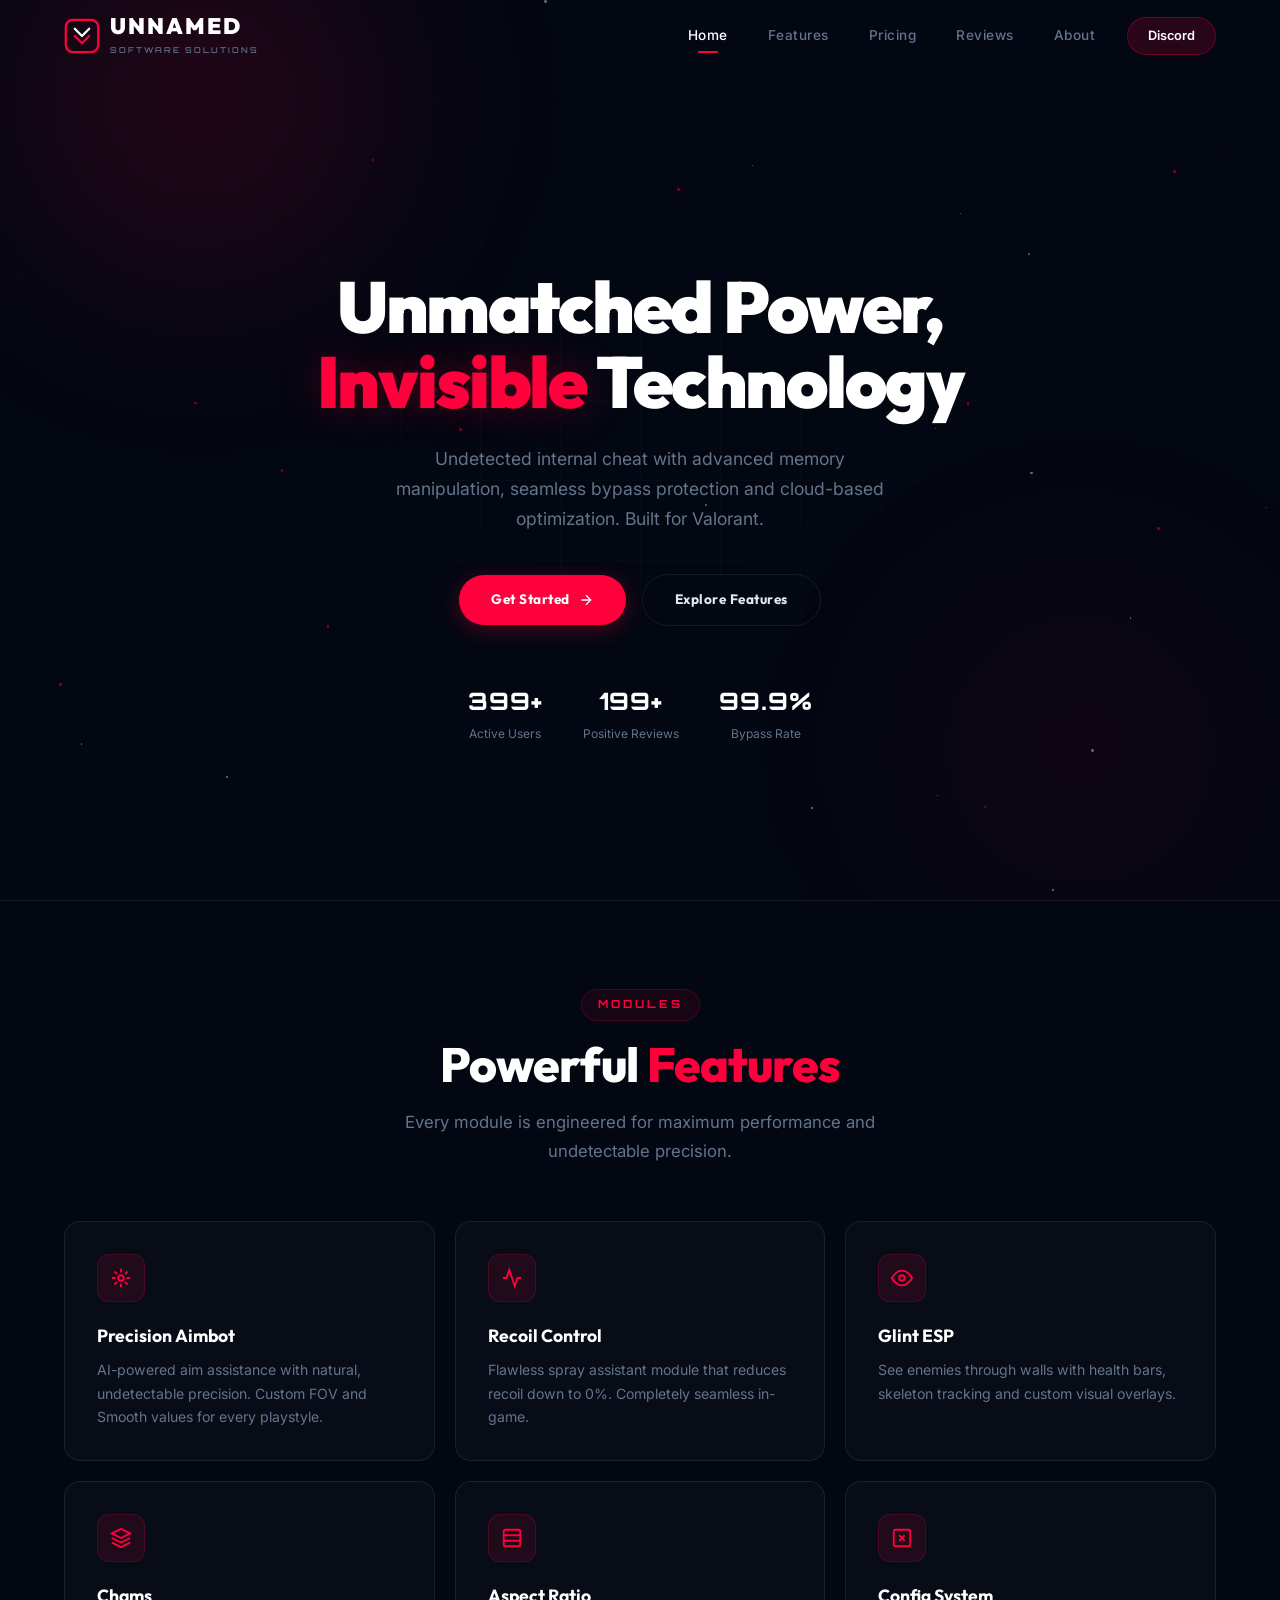
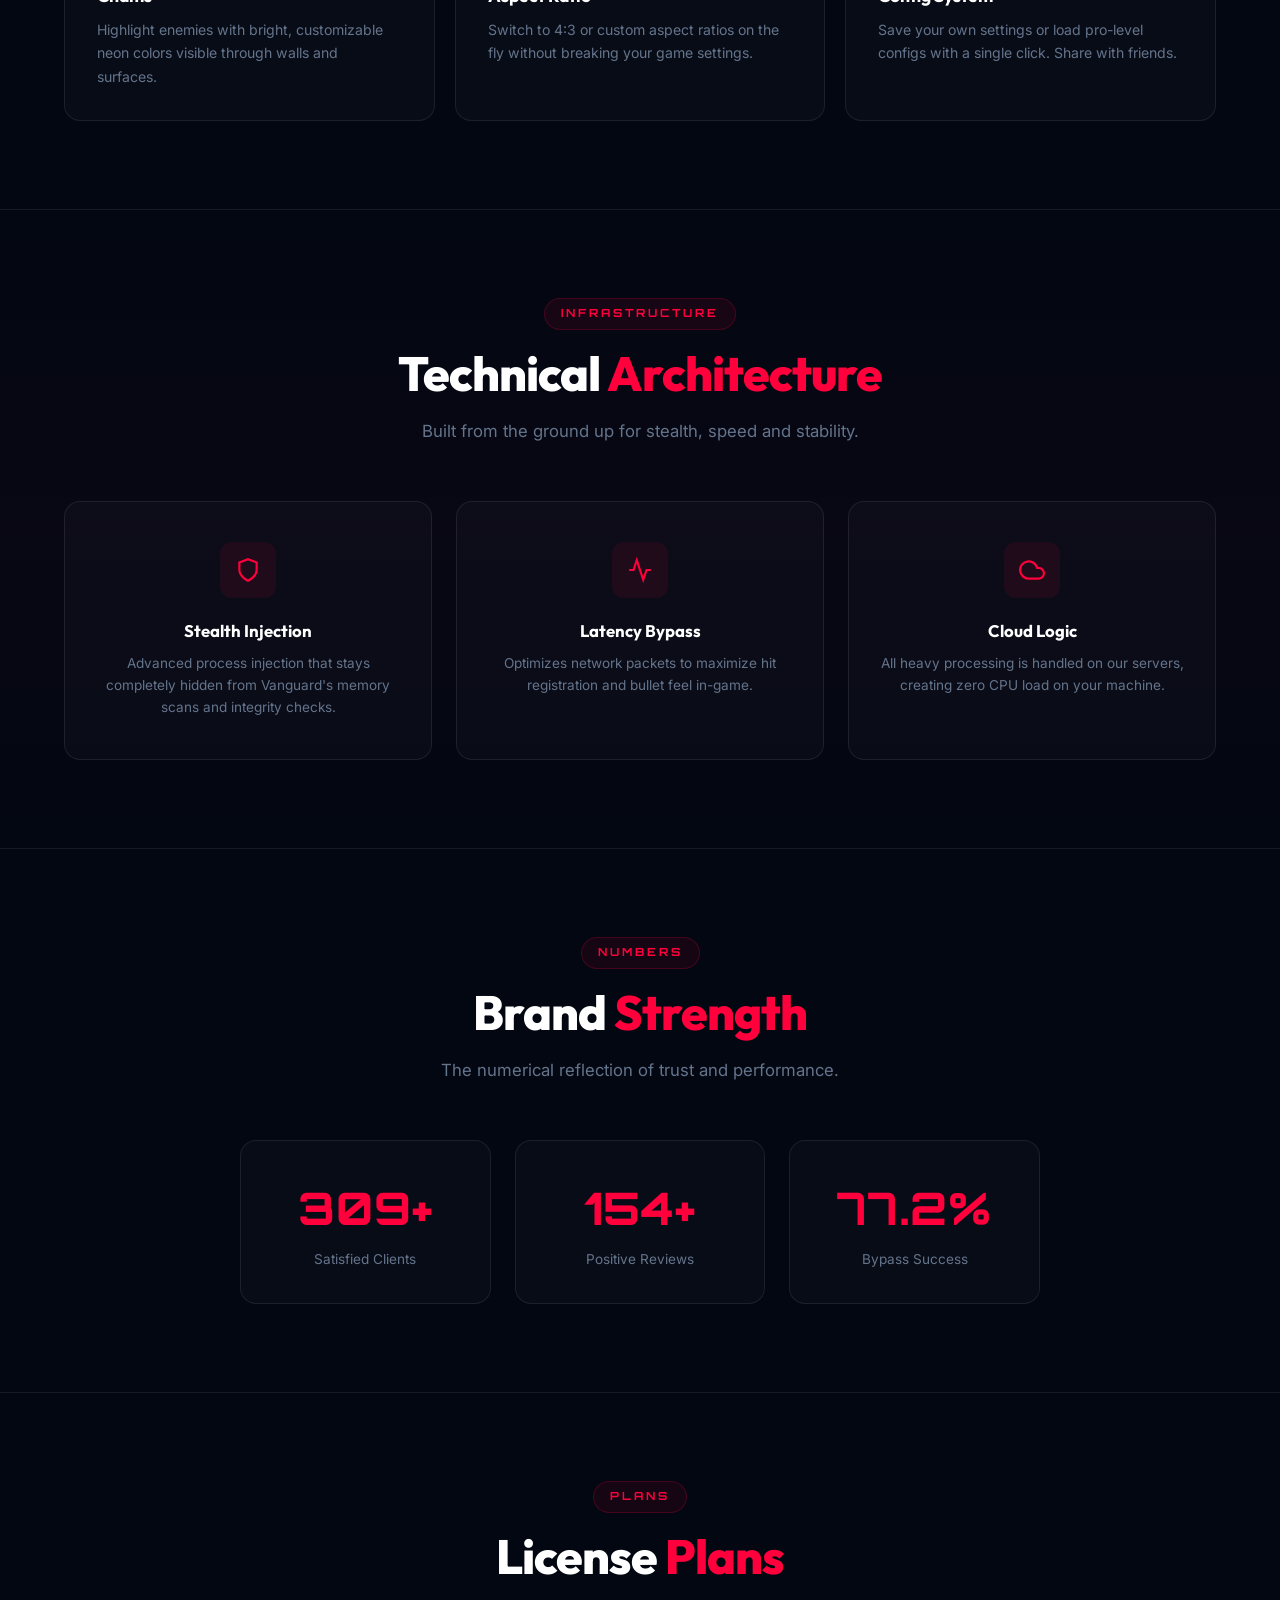
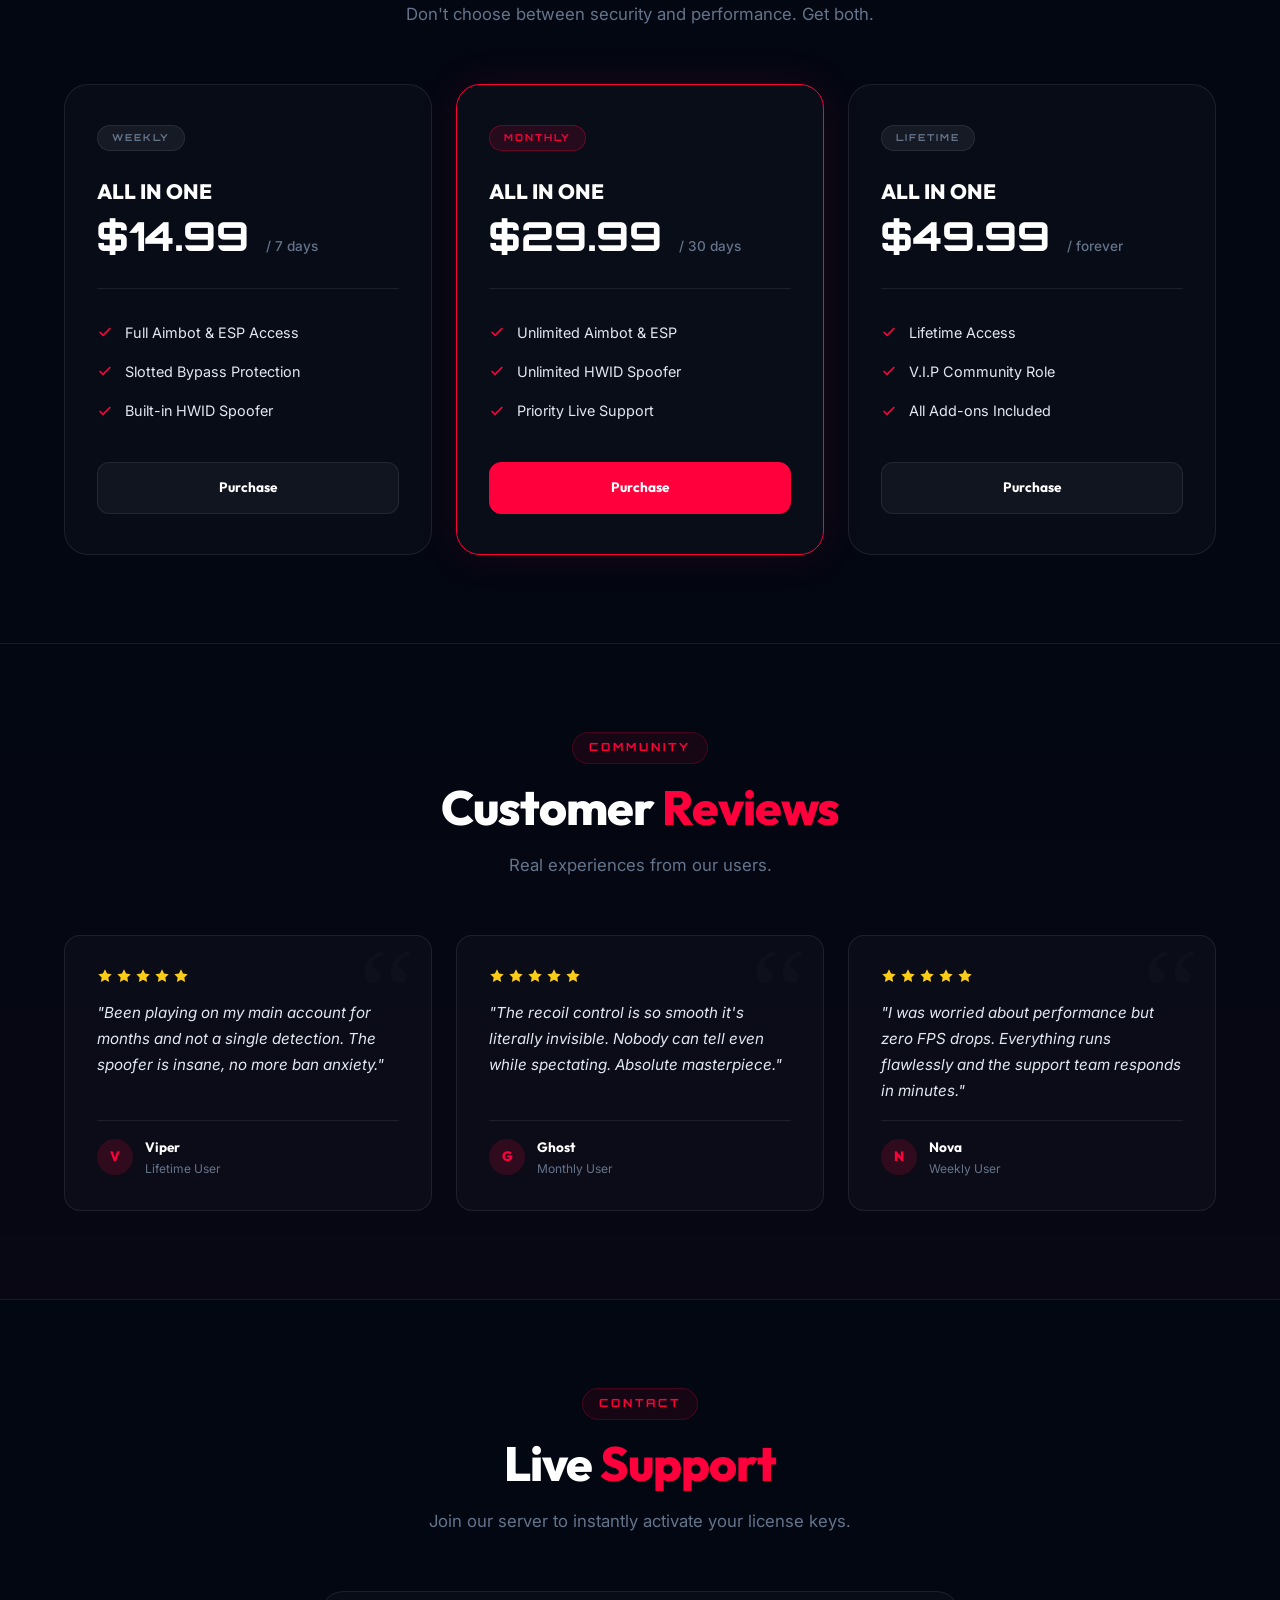
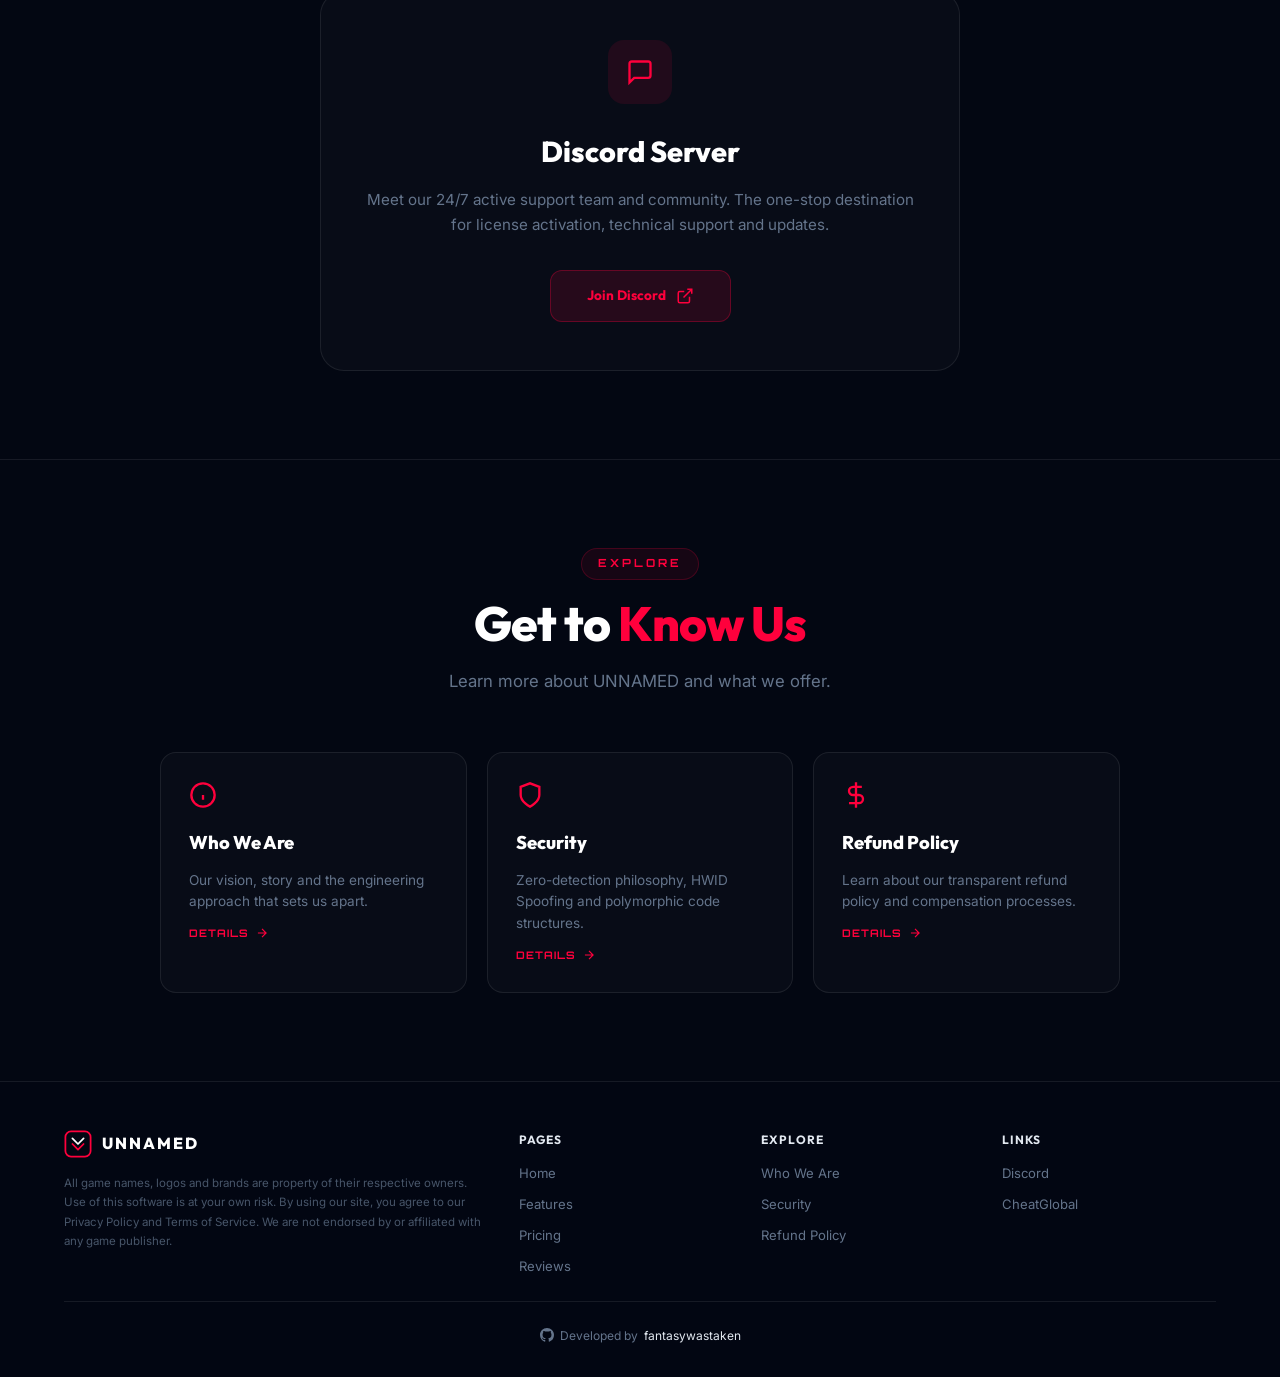
<file: index.html>
<!DOCTYPE html>
<html lang="en">
<head>
    <meta charset="UTF-8">
    <meta name="viewport" content="width=device-width, initial-scale=1.0">
    <meta name="description" content="UNNAMED - Premium software solutions. Undetected internal cheat for Valorant with high performance and seamless bypass technology.">
    <meta name="keywords" content="unnamed, premium software, internal cheat, bypass, security, valorant">
    <meta name="author" content="UNNAMED">
    <meta name="robots" content="index, follow">
    <meta name="theme-color" content="#030712">
    <meta property="og:title" content="UNNAMED | Premium Software Solutions">
    <meta property="og:description" content="Undetected internal cheat for Valorant. Unrivaled bypass technology.">
    <meta property="og:type" content="website">
    <meta property="og:url" content="https://unnamed.cc">
    <meta property="og:image" content="https://unnamed.cc/app/img/og-image.png">
    <link rel="canonical" href="https://unnamed.cc/">
    <link rel="icon" type="image/svg+xml" href="app/img/logo.svg">
    <title>UNNAMED | Premium Software Solutions</title>
    <link rel="preconnect" href="https://fonts.googleapis.com">
    <link rel="preconnect" href="https://fonts.gstatic.com" crossorigin>
    <link href="https://fonts.googleapis.com/css2?family=Orbitron:wght@500;700;800;900&family=Outfit:wght@400;500;600;700;800;900&family=Inter:wght@400;500;600;700&display=swap" rel="stylesheet">
    <link rel="stylesheet" href="app/css/style.css">
    <link rel="stylesheet" href="app/css/animations.css">
</head>
<body>

<header id="header">
    <div class="header-inner">
        <a href="#home" class="logo" data-nav="home">
            <div class="logo-icon">
                <svg viewBox="0 0 40 40" fill="none" xmlns="http://www.w3.org/2000/svg">
                    <rect x="2" y="2" width="36" height="36" rx="8" stroke="#ff003c" stroke-width="2.5"/>
                    <path d="M12 12 L20 20 L28 12" stroke="#ffffff" stroke-width="2.5" stroke-linecap="round" stroke-linejoin="round"/>
                    <path d="M12 20 L20 28 L28 20" stroke="#ff003c" stroke-width="2.5" stroke-linecap="round" stroke-linejoin="round"/>
                </svg>
            </div>
            <div>
                <span class="logo-text">UNNAMED</span>
                <span class="logo-sub">Software Solutions</span>
            </div>
        </a>
        <nav class="nav-desktop">
            <a href="#home" class="nav-link active" data-nav="home">Home</a>
            <a href="#features" class="nav-link" data-nav="features">Features</a>
            <a href="#pricing" class="nav-link" data-nav="pricing">Pricing</a>
            <a href="#reviews" class="nav-link" data-nav="reviews">Reviews</a>
            <a href="#about" class="nav-link" data-nav="about">About</a>
            <a href="https://discord.gg/97vX7w8VTd" target="_blank" rel="noopener noreferrer" class="nav-cta">Discord</a>
        </nav>
        <button class="mobile-toggle" id="mobileToggle" aria-label="Menu">
            <span></span>
            <span></span>
            <span></span>
        </button>
    </div>
</header>

<div class="mobile-nav" id="mobileNav">
    <a href="#home" class="nav-link active" data-nav="home">Home</a>
    <a href="#features" class="nav-link" data-nav="features">Features</a>
    <a href="#pricing" class="nav-link" data-nav="pricing">Pricing</a>
    <a href="#reviews" class="nav-link" data-nav="reviews">Reviews</a>
    <a href="#about" class="nav-link" data-nav="about">About</a>
    <a href="https://discord.gg/97vX7w8VTd" target="_blank" rel="noopener noreferrer" class="nav-cta">Discord</a>
</div>

<main>

<section class="hero" id="home">
    <div class="hero-bg">
        <div class="hero-gradient-1"></div>
        <div class="hero-gradient-2"></div>
        <div class="hero-grid"></div>
        <div id="particleField"></div>
    </div>
    <div class="hero-content">
        <h1 class="hero-title reveal-up">Unmatched Power,<br><span class="text-red">Invisible</span> Technology</h1>
        <p class="hero-desc reveal-up stagger-1">Undetected internal cheat with advanced memory manipulation, seamless bypass protection and cloud-based optimization. Built for Valorant.</p>
        <div class="hero-actions reveal-up stagger-2">
            <a href="#pricing" class="btn btn-primary" data-nav="pricing">
                Get Started
                <svg viewBox="0 0 24 24"><path d="M5 12h14M12 5l7 7-7 7"/></svg>
            </a>
            <a href="#features" class="btn btn-outline" data-nav="features">
                Explore Features
            </a>
        </div>
        <div class="hero-stats reveal-up stagger-3">
            <div class="hero-stat">
                <div class="hero-stat-value" data-count="400">0</div>
                <div class="hero-stat-label">Active Users</div>
            </div>
            <div class="hero-stat">
                <div class="hero-stat-value" data-count="200">0</div>
                <div class="hero-stat-label">Positive Reviews</div>
            </div>
            <div class="hero-stat">
                <div class="hero-stat-value" data-suffix="%" data-count="99.9">0</div>
                <div class="hero-stat-label">Bypass Rate</div>
            </div>
        </div>
    </div>
</section>

<section class="section" id="features">
    <div class="container">
        <div class="section-header">
            <div class="section-label reveal-up">Modules</div>
            <h2 class="section-title reveal-up stagger-1">Powerful <span class="highlight">Features</span></h2>
            <p class="section-desc reveal-up stagger-2">Every module is engineered for maximum performance and undetectable precision.</p>
        </div>
        <div class="features-grid">
            <article class="feature-card reveal-up stagger-1">
                <div class="feature-icon">
                    <svg viewBox="0 0 24 24"><circle cx="12" cy="12" r="3"/><path d="M12 2v4M12 18v4M4.93 4.93l2.83 2.83M16.24 16.24l2.83 2.83M2 12h4M18 12h4M4.93 19.07l2.83-2.83M16.24 7.76l2.83-2.83"/></svg>
                </div>
                <h3 class="feature-title">Precision Aimbot</h3>
                <p class="feature-text">AI-powered aim assistance with natural, undetectable precision. Custom FOV and Smooth values for every playstyle.</p>
            </article>
            <article class="feature-card reveal-up stagger-2">
                <div class="feature-icon">
                    <svg viewBox="0 0 24 24"><polyline points="22 12 18 12 15 21 9 3 6 12 2 12"/></svg>
                </div>
                <h3 class="feature-title">Recoil Control</h3>
                <p class="feature-text">Flawless spray assistant module that reduces recoil down to 0%. Completely seamless in-game.</p>
            </article>
            <article class="feature-card reveal-up stagger-3">
                <div class="feature-icon">
                    <svg viewBox="0 0 24 24"><path d="M1 12s4-8 11-8 11 8 11 8-4 8-11 8-11-8-11-8z"/><circle cx="12" cy="12" r="3"/></svg>
                </div>
                <h3 class="feature-title">Glint ESP</h3>
                <p class="feature-text">See enemies through walls with health bars, skeleton tracking and custom visual overlays.</p>
            </article>
            <article class="feature-card reveal-up stagger-4">
                <div class="feature-icon">
                    <svg viewBox="0 0 24 24"><path d="M12 2L2 7l10 5 10-5-10-5z"/><path d="M2 17l10 5 10-5"/><path d="M2 12l10 5 10-5"/></svg>
                </div>
                <h3 class="feature-title">Chams</h3>
                <p class="feature-text">Highlight enemies with bright, customizable neon colors visible through walls and surfaces.</p>
            </article>
            <article class="feature-card reveal-up stagger-5">
                <div class="feature-icon">
                    <svg viewBox="0 0 24 24"><rect x="3" y="3" width="18" height="18" rx="2" ry="2"/><line x1="3" y1="9" x2="21" y2="9"/><line x1="3" y1="15" x2="21" y2="15"/></svg>
                </div>
                <h3 class="feature-title">Aspect Ratio</h3>
                <p class="feature-text">Switch to 4:3 or custom aspect ratios on the fly without breaking your game settings.</p>
            </article>
            <article class="feature-card reveal-up stagger-6">
                <div class="feature-icon">
                    <svg viewBox="0 0 24 24"><rect x="3" y="3" width="18" height="18" rx="2"/><path d="M9 9l6 6M15 9l-6 6"/></svg>
                </div>
                <h3 class="feature-title">Config System</h3>
                <p class="feature-text">Save your own settings or load pro-level configs with a single click. Share with friends.</p>
            </article>
        </div>
    </div>
</section>

<section class="section tech-section" id="tech">
    <div class="container">
        <div class="section-header">
            <div class="section-label reveal-up">Infrastructure</div>
            <h2 class="section-title reveal-up stagger-1">Technical <span class="highlight">Architecture</span></h2>
            <p class="section-desc reveal-up stagger-2">Built from the ground up for stealth, speed and stability.</p>
        </div>
        <div class="tech-grid">
            <div class="tech-card reveal-up stagger-1">
                <div class="tech-icon">
                    <svg viewBox="0 0 24 24"><path d="M12 22s8-4 8-10V5l-8-3-8 3v7c0 6 8 10 8 10z"/></svg>
                </div>
                <h3 class="tech-title">Stealth Injection</h3>
                <p class="tech-text">Advanced process injection that stays completely hidden from Vanguard's memory scans and integrity checks.</p>
            </div>
            <div class="tech-card reveal-up stagger-2">
                <div class="tech-icon">
                    <svg viewBox="0 0 24 24"><polyline points="22 12 18 12 15 21 9 3 6 12 2 12"/></svg>
                </div>
                <h3 class="tech-title">Latency Bypass</h3>
                <p class="tech-text">Optimizes network packets to maximize hit registration and bullet feel in-game.</p>
            </div>
            <div class="tech-card reveal-up stagger-3">
                <div class="tech-icon">
                    <svg viewBox="0 0 24 24"><path d="M18 10h-1.26A8 8 0 109 20h9a5 5 0 000-10z"/></svg>
                </div>
                <h3 class="tech-title">Cloud Logic</h3>
                <p class="tech-text">All heavy processing is handled on our servers, creating zero CPU load on your machine.</p>
            </div>
        </div>
    </div>
</section>

<section class="section" id="stats">
    <div class="container">
        <div class="section-header">
            <div class="section-label reveal-up">Numbers</div>
            <h2 class="section-title reveal-up stagger-1">Brand <span class="highlight">Strength</span></h2>
            <p class="section-desc reveal-up stagger-2">The numerical reflection of trust and performance.</p>
        </div>
        <div class="stats-row">
            <div class="stat-block reveal-up stagger-1">
                <div class="stat-number" data-count="400">0</div>
                <div class="stat-label">Satisfied Clients</div>
            </div>
            <div class="stat-block reveal-up stagger-2">
                <div class="stat-number" data-count="200">0</div>
                <div class="stat-label">Positive Reviews</div>
            </div>
            <div class="stat-block reveal-up stagger-3">
                <div class="stat-number" data-suffix="%" data-count="99.9">0</div>
                <div class="stat-label">Bypass Success</div>
            </div>
        </div>
    </div>
</section>

<section class="section" id="pricing">
    <div class="container">
        <div class="section-header">
            <div class="section-label reveal-up">Plans</div>
            <h2 class="section-title reveal-up stagger-1">License <span class="highlight">Plans</span></h2>
            <p class="section-desc reveal-up stagger-2">Don't choose between security and performance. Get both.</p>
        </div>
        <div class="pricing-grid">
            <div class="pricing-card reveal-up stagger-1">
                <div class="pricing-badge">Weekly</div>
                <h3 class="pricing-name">ALL IN ONE</h3>
                <div class="pricing-price">$14.99 <span class="period">/ 7 days</span></div>
                <div class="pricing-features">
                    <div class="pricing-feature">
                        <svg viewBox="0 0 24 24"><polyline points="20 6 9 17 4 12"/></svg>
                        Full Aimbot & ESP Access
                    </div>
                    <div class="pricing-feature">
                        <svg viewBox="0 0 24 24"><polyline points="20 6 9 17 4 12"/></svg>
                        Slotted Bypass Protection
                    </div>
                    <div class="pricing-feature">
                        <svg viewBox="0 0 24 24"><polyline points="20 6 9 17 4 12"/></svg>
                        Built-in HWID Spoofer
                    </div>
                </div>
                <a href="https://discord.gg/97vX7w8VTd" target="_blank" rel="noopener noreferrer" class="pricing-btn">Purchase</a>
            </div>
            <div class="pricing-card featured reveal-up stagger-2">
                <div class="pricing-badge">Monthly</div>
                <h3 class="pricing-name">ALL IN ONE</h3>
                <div class="pricing-price">$29.99 <span class="period">/ 30 days</span></div>
                <div class="pricing-features">
                    <div class="pricing-feature">
                        <svg viewBox="0 0 24 24"><polyline points="20 6 9 17 4 12"/></svg>
                        Unlimited Aimbot & ESP
                    </div>
                    <div class="pricing-feature">
                        <svg viewBox="0 0 24 24"><polyline points="20 6 9 17 4 12"/></svg>
                        Unlimited HWID Spoofer
                    </div>
                    <div class="pricing-feature">
                        <svg viewBox="0 0 24 24"><polyline points="20 6 9 17 4 12"/></svg>
                        Priority Live Support
                    </div>
                </div>
                <a href="https://discord.gg/97vX7w8VTd" target="_blank" rel="noopener noreferrer" class="pricing-btn">Purchase</a>
            </div>
            <div class="pricing-card reveal-up stagger-3">
                <div class="pricing-badge">Lifetime</div>
                <h3 class="pricing-name">ALL IN ONE</h3>
                <div class="pricing-price">$49.99 <span class="period">/ forever</span></div>
                <div class="pricing-features">
                    <div class="pricing-feature">
                        <svg viewBox="0 0 24 24"><polyline points="20 6 9 17 4 12"/></svg>
                        Lifetime Access
                    </div>
                    <div class="pricing-feature">
                        <svg viewBox="0 0 24 24"><polyline points="20 6 9 17 4 12"/></svg>
                        V.I.P Community Role
                    </div>
                    <div class="pricing-feature">
                        <svg viewBox="0 0 24 24"><polyline points="20 6 9 17 4 12"/></svg>
                        All Add-ons Included
                    </div>
                </div>
                <a href="https://discord.gg/97vX7w8VTd" target="_blank" rel="noopener noreferrer" class="pricing-btn">Purchase</a>
            </div>
        </div>
    </div>
</section>

<section class="section contact-section" id="reviews">
    <div class="container">
        <div class="section-header">
            <div class="section-label reveal-up">Community</div>
            <h2 class="section-title reveal-up stagger-1">Customer <span class="highlight">Reviews</span></h2>
            <p class="section-desc reveal-up stagger-2">Real experiences from our users.</p>
        </div>
        <div class="reviews-grid">
            <div class="review-card reveal-up stagger-1">
                <div class="review-stars">
                    <svg viewBox="0 0 24 24"><path d="M12 2l3.09 6.26L22 9.27l-5 4.87 1.18 6.88L12 17.77l-6.18 3.25L7 14.14 2 9.27l6.91-1.01L12 2z"/></svg>
                    <svg viewBox="0 0 24 24"><path d="M12 2l3.09 6.26L22 9.27l-5 4.87 1.18 6.88L12 17.77l-6.18 3.25L7 14.14 2 9.27l6.91-1.01L12 2z"/></svg>
                    <svg viewBox="0 0 24 24"><path d="M12 2l3.09 6.26L22 9.27l-5 4.87 1.18 6.88L12 17.77l-6.18 3.25L7 14.14 2 9.27l6.91-1.01L12 2z"/></svg>
                    <svg viewBox="0 0 24 24"><path d="M12 2l3.09 6.26L22 9.27l-5 4.87 1.18 6.88L12 17.77l-6.18 3.25L7 14.14 2 9.27l6.91-1.01L12 2z"/></svg>
                    <svg viewBox="0 0 24 24"><path d="M12 2l3.09 6.26L22 9.27l-5 4.87 1.18 6.88L12 17.77l-6.18 3.25L7 14.14 2 9.27l6.91-1.01L12 2z"/></svg>
                </div>
                <p class="review-text">"Been playing on my main account for months and not a single detection. The spoofer is insane, no more ban anxiety."</p>
                <div class="review-author">
                    <div class="review-avatar">V</div>
                    <div>
                        <div class="review-name">Viper</div>
                        <div class="review-role">Lifetime User</div>
                    </div>
                </div>
            </div>
            <div class="review-card reveal-up stagger-2">
                <div class="review-stars">
                    <svg viewBox="0 0 24 24"><path d="M12 2l3.09 6.26L22 9.27l-5 4.87 1.18 6.88L12 17.77l-6.18 3.25L7 14.14 2 9.27l6.91-1.01L12 2z"/></svg>
                    <svg viewBox="0 0 24 24"><path d="M12 2l3.09 6.26L22 9.27l-5 4.87 1.18 6.88L12 17.77l-6.18 3.25L7 14.14 2 9.27l6.91-1.01L12 2z"/></svg>
                    <svg viewBox="0 0 24 24"><path d="M12 2l3.09 6.26L22 9.27l-5 4.87 1.18 6.88L12 17.77l-6.18 3.25L7 14.14 2 9.27l6.91-1.01L12 2z"/></svg>
                    <svg viewBox="0 0 24 24"><path d="M12 2l3.09 6.26L22 9.27l-5 4.87 1.18 6.88L12 17.77l-6.18 3.25L7 14.14 2 9.27l6.91-1.01L12 2z"/></svg>
                    <svg viewBox="0 0 24 24"><path d="M12 2l3.09 6.26L22 9.27l-5 4.87 1.18 6.88L12 17.77l-6.18 3.25L7 14.14 2 9.27l6.91-1.01L12 2z"/></svg>
                </div>
                <p class="review-text">"The recoil control is so smooth it's literally invisible. Nobody can tell even while spectating. Absolute masterpiece."</p>
                <div class="review-author">
                    <div class="review-avatar">G</div>
                    <div>
                        <div class="review-name">Ghost</div>
                        <div class="review-role">Monthly User</div>
                    </div>
                </div>
            </div>
            <div class="review-card reveal-up stagger-3">
                <div class="review-stars">
                    <svg viewBox="0 0 24 24"><path d="M12 2l3.09 6.26L22 9.27l-5 4.87 1.18 6.88L12 17.77l-6.18 3.25L7 14.14 2 9.27l6.91-1.01L12 2z"/></svg>
                    <svg viewBox="0 0 24 24"><path d="M12 2l3.09 6.26L22 9.27l-5 4.87 1.18 6.88L12 17.77l-6.18 3.25L7 14.14 2 9.27l6.91-1.01L12 2z"/></svg>
                    <svg viewBox="0 0 24 24"><path d="M12 2l3.09 6.26L22 9.27l-5 4.87 1.18 6.88L12 17.77l-6.18 3.25L7 14.14 2 9.27l6.91-1.01L12 2z"/></svg>
                    <svg viewBox="0 0 24 24"><path d="M12 2l3.09 6.26L22 9.27l-5 4.87 1.18 6.88L12 17.77l-6.18 3.25L7 14.14 2 9.27l6.91-1.01L12 2z"/></svg>
                    <svg viewBox="0 0 24 24"><path d="M12 2l3.09 6.26L22 9.27l-5 4.87 1.18 6.88L12 17.77l-6.18 3.25L7 14.14 2 9.27l6.91-1.01L12 2z"/></svg>
                </div>
                <p class="review-text">"I was worried about performance but zero FPS drops. Everything runs flawlessly and the support team responds in minutes."</p>
                <div class="review-author">
                    <div class="review-avatar">N</div>
                    <div>
                        <div class="review-name">Nova</div>
                        <div class="review-role">Weekly User</div>
                    </div>
                </div>
            </div>
        </div>
    </div>
</section>

<section class="section" id="contact">
    <div class="container">
        <div class="section-header">
            <div class="section-label reveal-up">Contact</div>
            <h2 class="section-title reveal-up stagger-1">Live <span class="highlight">Support</span></h2>
            <p class="section-desc reveal-up stagger-2">Join our server to instantly activate your license keys.</p>
        </div>
        <div class="contact-wrapper reveal-up stagger-3">
            <div class="contact-card">
                <div class="contact-icon">
                    <svg viewBox="0 0 24 24"><path d="M21 15a2 2 0 01-2 2H7l-4 4V5a2 2 0 012-2h14a2 2 0 012 2z"/></svg>
                </div>
                <h3 class="contact-title">Discord Server</h3>
                <p class="contact-desc">Meet our 24/7 active support team and community. The one-stop destination for license activation, technical support and updates.</p>
                <a href="https://discord.gg/97vX7w8VTd" target="_blank" rel="noopener noreferrer" class="contact-btn">
                    Join Discord
                    <svg viewBox="0 0 24 24"><path d="M18 13v6a2 2 0 01-2 2H5a2 2 0 01-2-2V8a2 2 0 012-2h6M15 3h6v6M10 14L21 3"/></svg>
                </a>
            </div>
        </div>
    </div>
</section>

<section class="section" id="about">
    <div class="container">
        <div class="section-header">
            <div class="section-label reveal-up">Explore</div>
            <h2 class="section-title reveal-up stagger-1">Get to <span class="highlight">Know Us</span></h2>
            <p class="section-desc reveal-up stagger-2">Learn more about UNNAMED and what we offer.</p>
        </div>
        <div class="about-grid reveal-up stagger-3">
            <a href="/about" class="about-card">
                <div class="about-card-icon">
                    <svg viewBox="0 0 24 24"><circle cx="12" cy="12" r="10"/><path d="M12 16v-4M12 8h.01"/></svg>
                </div>
                <h3 class="about-card-title">Who We Are</h3>
                <p class="about-card-text">Our vision, story and the engineering approach that sets us apart.</p>
                <div class="about-card-link">
                    Details
                    <svg viewBox="0 0 24 24"><path d="M5 12h14M12 5l7 7-7 7"/></svg>
                </div>
            </a>
            <a href="/security" class="about-card">
                <div class="about-card-icon">
                    <svg viewBox="0 0 24 24"><path d="M12 22s8-4 8-10V5l-8-3-8 3v7c0 6 8 10 8 10z"/></svg>
                </div>
                <h3 class="about-card-title">Security</h3>
                <p class="about-card-text">Zero-detection philosophy, HWID Spoofing and polymorphic code structures.</p>
                <div class="about-card-link">
                    Details
                    <svg viewBox="0 0 24 24"><path d="M5 12h14M12 5l7 7-7 7"/></svg>
                </div>
            </a>
            <a href="/refund" class="about-card">
                <div class="about-card-icon">
                    <svg viewBox="0 0 24 24"><path d="M12 1v22M17 5H9.5a3.5 3.5 0 000 7h5a3.5 3.5 0 010 7H6"/></svg>
                </div>
                <h3 class="about-card-title">Refund Policy</h3>
                <p class="about-card-text">Learn about our transparent refund policy and compensation processes.</p>
                <div class="about-card-link">
                    Details
                    <svg viewBox="0 0 24 24"><path d="M5 12h14M12 5l7 7-7 7"/></svg>
                </div>
            </a>
        </div>
    </div>
</section>

</main>

<footer>
    <div class="footer-inner">
        <div class="footer-top">
            <div class="footer-brand-col">
                <div class="footer-brand">
                    <div class="logo-icon">
                        <svg viewBox="0 0 40 40" fill="none" xmlns="http://www.w3.org/2000/svg">
                            <rect x="2" y="2" width="36" height="36" rx="8" stroke="#ff003c" stroke-width="2.5"/>
                            <path d="M12 12 L20 20 L28 12" stroke="#ffffff" stroke-width="2.5" stroke-linecap="round" stroke-linejoin="round"/>
                            <path d="M12 20 L20 28 L28 20" stroke="#ff003c" stroke-width="2.5" stroke-linecap="round" stroke-linejoin="round"/>
                        </svg>
                    </div>
                    <span class="footer-brand-text">UNNAMED</span>
                </div>
                <div class="footer-disclaimer">All game names, logos and brands are property of their respective owners. Use of this software is at your own risk. By using our site, you agree to our Privacy Policy and Terms of Service. We are not endorsed by or affiliated with any game publisher.</div>
            </div>
            <div class="footer-columns">
                <div>
                    <div class="footer-col-title">Pages</div>
                    <div class="footer-col-links">
                        <a href="#home" class="footer-link" data-nav="home">Home</a>
                        <a href="#features" class="footer-link" data-nav="features">Features</a>
                        <a href="#pricing" class="footer-link" data-nav="pricing">Pricing</a>
                        <a href="#reviews" class="footer-link" data-nav="reviews">Reviews</a>
                    </div>
                </div>
                <div>
                    <div class="footer-col-title">Explore</div>
                    <div class="footer-col-links">
                        <a href="/about" class="footer-link">Who We Are</a>
                        <a href="/security" class="footer-link">Security</a>
                        <a href="/refund" class="footer-link">Refund Policy</a>
                    </div>
                </div>
                <div>
                    <div class="footer-col-title">Links</div>
                    <div class="footer-col-links">
                        <a href="https://discord.gg/97vX7w8VTd" target="_blank" rel="noopener noreferrer" class="footer-link">Discord</a>
                        <a href="https://cheatglobal.com" target="_blank" rel="noopener noreferrer" class="footer-link">CheatGlobal</a>
                    </div>
                </div>
            </div>
        </div>
        <div class="footer-signature">
            <svg viewBox="0 0 16 16" xmlns="http://www.w3.org/2000/svg"><path fill-rule="evenodd" d="M8 0C3.58 0 0 3.58 0 8c0 3.54 2.29 6.53 5.47 7.59.4.07.55-.17.55-.38 0-.19-.01-.82-.01-1.49-2.01.37-2.53-.49-2.69-.94-.09-.23-.48-.94-.82-1.13-.28-.15-.68-.52-.01-.53.63-.01 1.08.58 1.23.82.72 1.21 1.87.87 2.33.66.07-.52.28-.87.51-1.07-1.78-.2-3.64-.89-3.64-3.95 0-.87.31-1.59.82-2.15-.08-.2-.36-1.02.08-2.12 0 0 .67-.21 2.2.82.64-.18 1.32-.27 2-.27.68 0 1.36.09 2 .27 1.53-1.04 2.2-.82 2.2-.82.44 1.1.16 1.92.08 2.12.51.56.82 1.27.82 2.15 0 3.07-1.87 3.75-3.65 3.95.29.25.54.73.54 1.48 0 1.07-.01 1.93-.01 2.2 0 .21.15.46.55.38A8.013 8.013 0 0016 8c0-4.42-3.58-8-8-8z"/></svg>
            Developed by <a href="https://github.com/fantasywastaken" target="_blank" rel="noopener noreferrer">fantasywastaken</a>
        </div>
    </div>
</footer>

<div class="notification-stack" id="notificationStack"></div>

<script src="app/js/animations.js"></script>
<script src="app/js/main.js"></script>
</body>
</html>
</file>
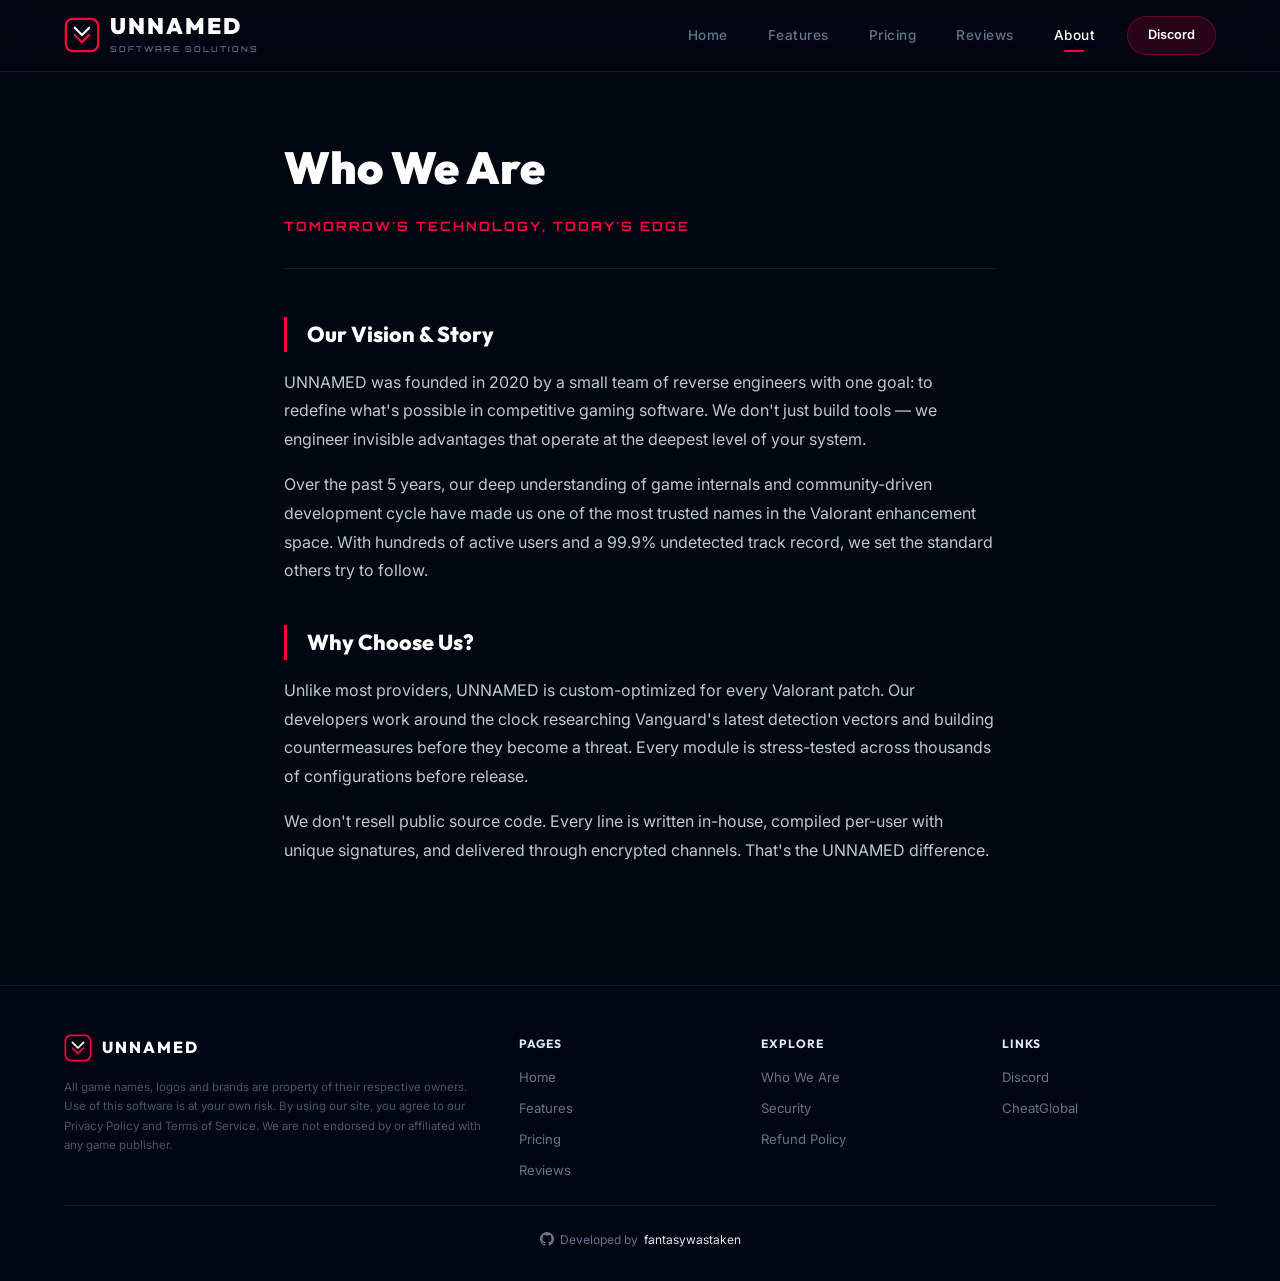
<file: about.html>
<!DOCTYPE html>
<html lang="en">
<head>
    <meta charset="UTF-8">
    <meta name="viewport" content="width=device-width, initial-scale=1.0">
    <meta name="description" content="UNNAMED - Who We Are. Our vision, story and the engineering approach that sets us apart.">
    <meta name="theme-color" content="#030712">
    <link rel="icon" type="image/svg+xml" href="app/img/logo.svg">
    <title>Who We Are | UNNAMED</title>
    <link rel="preconnect" href="https://fonts.googleapis.com">
    <link rel="preconnect" href="https://fonts.gstatic.com" crossorigin>
    <link href="https://fonts.googleapis.com/css2?family=Orbitron:wght@500;700;800;900&family=Outfit:wght@400;500;600;700;800;900&family=Inter:wght@400;500;600;700&display=swap" rel="stylesheet">
    <link rel="stylesheet" href="app/css/style.css">
    <link rel="stylesheet" href="app/css/animations.css">
</head>
<body>

<header id="header" class="scrolled">
    <div class="header-inner">
        <a href="/" class="logo">
            <div class="logo-icon">
                <svg viewBox="0 0 40 40" fill="none" xmlns="http://www.w3.org/2000/svg">
                    <rect x="2" y="2" width="36" height="36" rx="8" stroke="#ff003c" stroke-width="2.5"/>
                    <path d="M12 12 L20 20 L28 12" stroke="#ffffff" stroke-width="2.5" stroke-linecap="round" stroke-linejoin="round"/>
                    <path d="M12 20 L20 28 L28 20" stroke="#ff003c" stroke-width="2.5" stroke-linecap="round" stroke-linejoin="round"/>
                </svg>
            </div>
            <div>
                <span class="logo-text">UNNAMED</span>
                <span class="logo-sub">Software Solutions</span>
            </div>
        </a>
        <nav class="nav-desktop">
            <a href="/" class="nav-link">Home</a>
            <a href="/#features" class="nav-link">Features</a>
            <a href="/#pricing" class="nav-link">Pricing</a>
            <a href="/#reviews" class="nav-link">Reviews</a>
            <a href="/about" class="nav-link active">About</a>
            <a href="https://discord.gg/97vX7w8VTd" target="_blank" rel="noopener noreferrer" class="nav-cta">Discord</a>
        </nav>
        <button class="mobile-toggle" id="mobileToggle" aria-label="Menu">
            <span></span>
            <span></span>
            <span></span>
        </button>
    </div>
</header>

<div class="mobile-nav" id="mobileNav">
    <a href="/" class="nav-link">Home</a>
    <a href="/#features" class="nav-link">Features</a>
    <a href="/#pricing" class="nav-link">Pricing</a>
    <a href="/#reviews" class="nav-link">Reviews</a>
    <a href="/about" class="nav-link active">About</a>
    <a href="https://discord.gg/97vX7w8VTd" target="_blank" rel="noopener noreferrer" class="nav-cta">Discord</a>
</div>

<main>
    <section class="detail-page">
        <div class="detail-container">
            <div class="detail-header reveal-up">
                <h1 class="detail-title">Who We Are</h1>
                <p class="detail-subtitle">Tomorrow's Technology, Today's Edge</p>
            </div>
            <div class="detail-block reveal-up stagger-1">
                <h3 class="detail-block-title">Our Vision & Story</h3>
                <p>UNNAMED was founded in 2020 by a small team of reverse engineers with one goal: to redefine what's possible in competitive gaming software. We don't just build tools — we engineer invisible advantages that operate at the deepest level of your system.</p>
                <p>Over the past 5 years, our deep understanding of game internals and community-driven development cycle have made us one of the most trusted names in the Valorant enhancement space. With hundreds of active users and a 99.9% undetected track record, we set the standard others try to follow.</p>
            </div>
            <div class="detail-block reveal-up stagger-2">
                <h3 class="detail-block-title">Why Choose Us?</h3>
                <p>Unlike most providers, UNNAMED is custom-optimized for every Valorant patch. Our developers work around the clock researching Vanguard's latest detection vectors and building countermeasures before they become a threat. Every module is stress-tested across thousands of configurations before release.</p>
                <p>We don't resell public source code. Every line is written in-house, compiled per-user with unique signatures, and delivered through encrypted channels. That's the UNNAMED difference.</p>
            </div>
        </div>
    </section>
</main>

<footer>
    <div class="footer-inner">
        <div class="footer-top">
            <div class="footer-brand-col">
                <div class="footer-brand">
                    <div class="logo-icon">
                        <svg viewBox="0 0 40 40" fill="none" xmlns="http://www.w3.org/2000/svg">
                            <rect x="2" y="2" width="36" height="36" rx="8" stroke="#ff003c" stroke-width="2.5"/>
                            <path d="M12 12 L20 20 L28 12" stroke="#ffffff" stroke-width="2.5" stroke-linecap="round" stroke-linejoin="round"/>
                            <path d="M12 20 L20 28 L28 20" stroke="#ff003c" stroke-width="2.5" stroke-linecap="round" stroke-linejoin="round"/>
                        </svg>
                    </div>
                    <span class="footer-brand-text">UNNAMED</span>
                </div>
                <div class="footer-disclaimer">All game names, logos and brands are property of their respective owners. Use of this software is at your own risk. By using our site, you agree to our Privacy Policy and Terms of Service. We are not endorsed by or affiliated with any game publisher.</div>
            </div>
            <div class="footer-columns">
                <div>
                    <div class="footer-col-title">Pages</div>
                    <div class="footer-col-links">
                        <a href="/" class="footer-link">Home</a>
                        <a href="/#features" class="footer-link">Features</a>
                        <a href="/#pricing" class="footer-link">Pricing</a>
                        <a href="/#reviews" class="footer-link">Reviews</a>
                    </div>
                </div>
                <div>
                    <div class="footer-col-title">Explore</div>
                    <div class="footer-col-links">
                        <a href="/about" class="footer-link">Who We Are</a>
                        <a href="/security" class="footer-link">Security</a>
                        <a href="/refund" class="footer-link">Refund Policy</a>
                    </div>
                </div>
                <div>
                    <div class="footer-col-title">Links</div>
                    <div class="footer-col-links">
                        <a href="https://discord.gg/97vX7w8VTd" target="_blank" rel="noopener noreferrer" class="footer-link">Discord</a>
                        <a href="https://cheatglobal.com" target="_blank" rel="noopener noreferrer" class="footer-link">CheatGlobal</a>
                    </div>
                </div>
            </div>
        </div>
        <div class="footer-signature">
            <svg viewBox="0 0 16 16" xmlns="http://www.w3.org/2000/svg"><path fill-rule="evenodd" d="M8 0C3.58 0 0 3.58 0 8c0 3.54 2.29 6.53 5.47 7.59.4.07.55-.17.55-.38 0-.19-.01-.82-.01-1.49-2.01.37-2.53-.49-2.69-.94-.09-.23-.48-.94-.82-1.13-.28-.15-.68-.52-.01-.53.63-.01 1.08.58 1.23.82.72 1.21 1.87.87 2.33.66.07-.52.28-.87.51-1.07-1.78-.2-3.64-.89-3.64-3.95 0-.87.31-1.59.82-2.15-.08-.2-.36-1.02.08-2.12 0 0 .67-.21 2.2.82.64-.18 1.32-.27 2-.27.68 0 1.36.09 2 .27 1.53-1.04 2.2-.82 2.2-.82.44 1.1.16 1.92.08 2.12.51.56.82 1.27.82 2.15 0 3.07-1.87 3.75-3.65 3.95.29.25.54.73.54 1.48 0 1.07-.01 1.93-.01 2.2 0 .21.15.46.55.38A8.013 8.013 0 0016 8c0-4.42-3.58-8-8-8z"/></svg>
            Developed by <a href="https://github.com/fantasywastaken" target="_blank" rel="noopener noreferrer">fantasywastaken</a>
        </div>
    </div>
</footer>

<script src="app/js/subpage.js"></script>
</body>
</html>
</file>
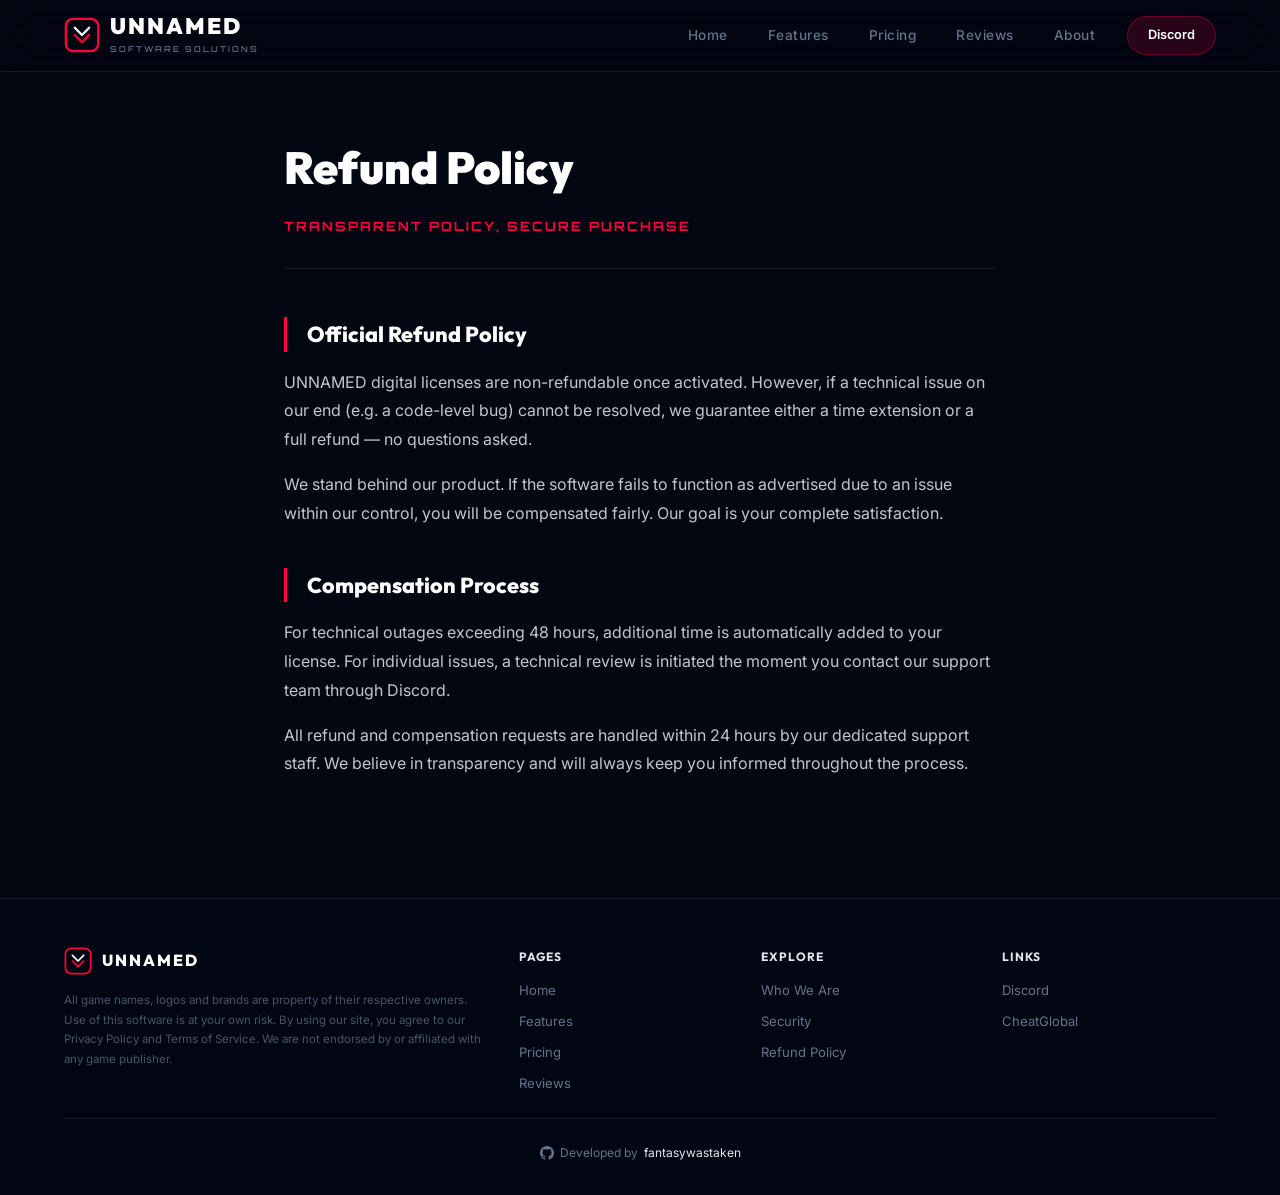
<file: refund.html>
<!DOCTYPE html>
<html lang="en">
<head>
    <meta charset="UTF-8">
    <meta name="viewport" content="width=device-width, initial-scale=1.0">
    <meta name="description" content="UNNAMED - Refund Policy. Our transparent refund policy and compensation processes.">
    <meta name="theme-color" content="#030712">
    <link rel="icon" type="image/svg+xml" href="app/img/logo.svg">
    <title>Refund Policy | UNNAMED</title>
    <link rel="preconnect" href="https://fonts.googleapis.com">
    <link rel="preconnect" href="https://fonts.gstatic.com" crossorigin>
    <link href="https://fonts.googleapis.com/css2?family=Orbitron:wght@500;700;800;900&family=Outfit:wght@400;500;600;700;800;900&family=Inter:wght@400;500;600;700&display=swap" rel="stylesheet">
    <link rel="stylesheet" href="app/css/style.css">
    <link rel="stylesheet" href="app/css/animations.css">
</head>
<body>

<header id="header" class="scrolled">
    <div class="header-inner">
        <a href="/" class="logo">
            <div class="logo-icon">
                <svg viewBox="0 0 40 40" fill="none" xmlns="http://www.w3.org/2000/svg">
                    <rect x="2" y="2" width="36" height="36" rx="8" stroke="#ff003c" stroke-width="2.5"/>
                    <path d="M12 12 L20 20 L28 12" stroke="#ffffff" stroke-width="2.5" stroke-linecap="round" stroke-linejoin="round"/>
                    <path d="M12 20 L20 28 L28 20" stroke="#ff003c" stroke-width="2.5" stroke-linecap="round" stroke-linejoin="round"/>
                </svg>
            </div>
            <div>
                <span class="logo-text">UNNAMED</span>
                <span class="logo-sub">Software Solutions</span>
            </div>
        </a>
        <nav class="nav-desktop">
            <a href="/" class="nav-link">Home</a>
            <a href="/#features" class="nav-link">Features</a>
            <a href="/#pricing" class="nav-link">Pricing</a>
            <a href="/#reviews" class="nav-link">Reviews</a>
            <a href="/about" class="nav-link">About</a>
            <a href="https://discord.gg/97vX7w8VTd" target="_blank" rel="noopener noreferrer" class="nav-cta">Discord</a>
        </nav>
        <button class="mobile-toggle" id="mobileToggle" aria-label="Menu">
            <span></span>
            <span></span>
            <span></span>
        </button>
    </div>
</header>

<div class="mobile-nav" id="mobileNav">
    <a href="/" class="nav-link">Home</a>
    <a href="/#features" class="nav-link">Features</a>
    <a href="/#pricing" class="nav-link">Pricing</a>
    <a href="/#reviews" class="nav-link">Reviews</a>
    <a href="/about" class="nav-link">About</a>
    <a href="https://discord.gg/97vX7w8VTd" target="_blank" rel="noopener noreferrer" class="nav-cta">Discord</a>
</div>

<main>
    <section class="detail-page">
        <div class="detail-container">
            <div class="detail-header reveal-up">
                <h1 class="detail-title">Refund Policy</h1>
                <p class="detail-subtitle">Transparent Policy, Secure Purchase</p>
            </div>
            <div class="detail-block reveal-up stagger-1">
                <h3 class="detail-block-title">Official Refund Policy</h3>
                <p>UNNAMED digital licenses are non-refundable once activated. However, if a technical issue on our end (e.g. a code-level bug) cannot be resolved, we guarantee either a time extension or a full refund — no questions asked.</p>
                <p>We stand behind our product. If the software fails to function as advertised due to an issue within our control, you will be compensated fairly. Our goal is your complete satisfaction.</p>
            </div>
            <div class="detail-block reveal-up stagger-2">
                <h3 class="detail-block-title">Compensation Process</h3>
                <p>For technical outages exceeding 48 hours, additional time is automatically added to your license. For individual issues, a technical review is initiated the moment you contact our support team through Discord.</p>
                <p>All refund and compensation requests are handled within 24 hours by our dedicated support staff. We believe in transparency and will always keep you informed throughout the process.</p>
            </div>
        </div>
    </section>
</main>

<footer>
    <div class="footer-inner">
        <div class="footer-top">
            <div class="footer-brand-col">
                <div class="footer-brand">
                    <div class="logo-icon">
                        <svg viewBox="0 0 40 40" fill="none" xmlns="http://www.w3.org/2000/svg">
                            <rect x="2" y="2" width="36" height="36" rx="8" stroke="#ff003c" stroke-width="2.5"/>
                            <path d="M12 12 L20 20 L28 12" stroke="#ffffff" stroke-width="2.5" stroke-linecap="round" stroke-linejoin="round"/>
                            <path d="M12 20 L20 28 L28 20" stroke="#ff003c" stroke-width="2.5" stroke-linecap="round" stroke-linejoin="round"/>
                        </svg>
                    </div>
                    <span class="footer-brand-text">UNNAMED</span>
                </div>
                <div class="footer-disclaimer">All game names, logos and brands are property of their respective owners. Use of this software is at your own risk. By using our site, you agree to our Privacy Policy and Terms of Service. We are not endorsed by or affiliated with any game publisher.</div>
            </div>
            <div class="footer-columns">
                <div>
                    <div class="footer-col-title">Pages</div>
                    <div class="footer-col-links">
                        <a href="/" class="footer-link">Home</a>
                        <a href="/#features" class="footer-link">Features</a>
                        <a href="/#pricing" class="footer-link">Pricing</a>
                        <a href="/#reviews" class="footer-link">Reviews</a>
                    </div>
                </div>
                <div>
                    <div class="footer-col-title">Explore</div>
                    <div class="footer-col-links">
                        <a href="/about" class="footer-link">Who We Are</a>
                        <a href="/security" class="footer-link">Security</a>
                        <a href="/refund" class="footer-link">Refund Policy</a>
                    </div>
                </div>
                <div>
                    <div class="footer-col-title">Links</div>
                    <div class="footer-col-links">
                        <a href="https://discord.gg/97vX7w8VTd" target="_blank" rel="noopener noreferrer" class="footer-link">Discord</a>
                        <a href="https://cheatglobal.com" target="_blank" rel="noopener noreferrer" class="footer-link">CheatGlobal</a>
                    </div>
                </div>
            </div>
        </div>
        <div class="footer-signature">
            <svg viewBox="0 0 16 16" xmlns="http://www.w3.org/2000/svg"><path fill-rule="evenodd" d="M8 0C3.58 0 0 3.58 0 8c0 3.54 2.29 6.53 5.47 7.59.4.07.55-.17.55-.38 0-.19-.01-.82-.01-1.49-2.01.37-2.53-.49-2.69-.94-.09-.23-.48-.94-.82-1.13-.28-.15-.68-.52-.01-.53.63-.01 1.08.58 1.23.82.72 1.21 1.87.87 2.33.66.07-.52.28-.87.51-1.07-1.78-.2-3.64-.89-3.64-3.95 0-.87.31-1.59.82-2.15-.08-.2-.36-1.02.08-2.12 0 0 .67-.21 2.2.82.64-.18 1.32-.27 2-.27.68 0 1.36.09 2 .27 1.53-1.04 2.2-.82 2.2-.82.44 1.1.16 1.92.08 2.12.51.56.82 1.27.82 2.15 0 3.07-1.87 3.75-3.65 3.95.29.25.54.73.54 1.48 0 1.07-.01 1.93-.01 2.2 0 .21.15.46.55.38A8.013 8.013 0 0016 8c0-4.42-3.58-8-8-8z"/></svg>
            Developed by <a href="https://github.com/fantasywastaken" target="_blank" rel="noopener noreferrer">fantasywastaken</a>
        </div>
    </div>
</footer>

<script src="app/js/subpage.js"></script>
</body>
</html>
</file>
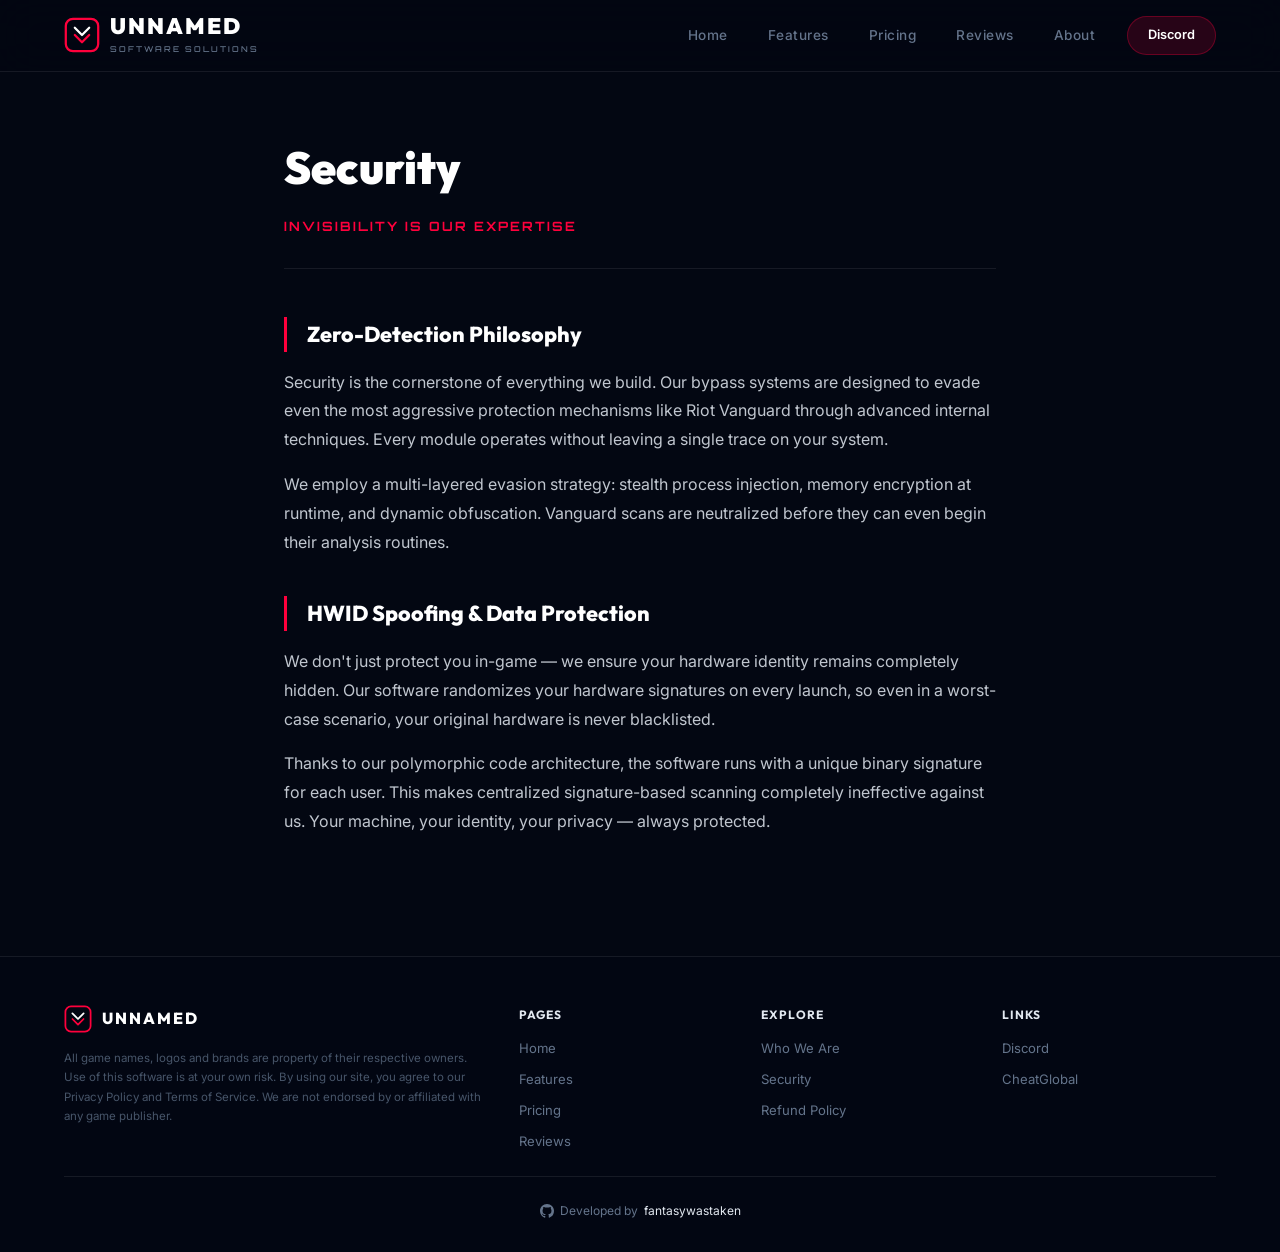
<file: security.html>
<!DOCTYPE html>
<html lang="en">
<head>
    <meta charset="UTF-8">
    <meta name="viewport" content="width=device-width, initial-scale=1.0">
    <meta name="description" content="UNNAMED - Security. Zero-detection philosophy, HWID Spoofing and polymorphic code structures.">
    <meta name="theme-color" content="#030712">
    <link rel="icon" type="image/svg+xml" href="app/img/logo.svg">
    <title>Security | UNNAMED</title>
    <link rel="preconnect" href="https://fonts.googleapis.com">
    <link rel="preconnect" href="https://fonts.gstatic.com" crossorigin>
    <link href="https://fonts.googleapis.com/css2?family=Orbitron:wght@500;700;800;900&family=Outfit:wght@400;500;600;700;800;900&family=Inter:wght@400;500;600;700&display=swap" rel="stylesheet">
    <link rel="stylesheet" href="app/css/style.css">
    <link rel="stylesheet" href="app/css/animations.css">
</head>
<body>

<header id="header" class="scrolled">
    <div class="header-inner">
        <a href="/" class="logo">
            <div class="logo-icon">
                <svg viewBox="0 0 40 40" fill="none" xmlns="http://www.w3.org/2000/svg">
                    <rect x="2" y="2" width="36" height="36" rx="8" stroke="#ff003c" stroke-width="2.5"/>
                    <path d="M12 12 L20 20 L28 12" stroke="#ffffff" stroke-width="2.5" stroke-linecap="round" stroke-linejoin="round"/>
                    <path d="M12 20 L20 28 L28 20" stroke="#ff003c" stroke-width="2.5" stroke-linecap="round" stroke-linejoin="round"/>
                </svg>
            </div>
            <div>
                <span class="logo-text">UNNAMED</span>
                <span class="logo-sub">Software Solutions</span>
            </div>
        </a>
        <nav class="nav-desktop">
            <a href="/" class="nav-link">Home</a>
            <a href="/#features" class="nav-link">Features</a>
            <a href="/#pricing" class="nav-link">Pricing</a>
            <a href="/#reviews" class="nav-link">Reviews</a>
            <a href="/about" class="nav-link">About</a>
            <a href="https://discord.gg/97vX7w8VTd" target="_blank" rel="noopener noreferrer" class="nav-cta">Discord</a>
        </nav>
        <button class="mobile-toggle" id="mobileToggle" aria-label="Menu">
            <span></span>
            <span></span>
            <span></span>
        </button>
    </div>
</header>

<div class="mobile-nav" id="mobileNav">
    <a href="/" class="nav-link">Home</a>
    <a href="/#features" class="nav-link">Features</a>
    <a href="/#pricing" class="nav-link">Pricing</a>
    <a href="/#reviews" class="nav-link">Reviews</a>
    <a href="/about" class="nav-link">About</a>
    <a href="https://discord.gg/97vX7w8VTd" target="_blank" rel="noopener noreferrer" class="nav-cta">Discord</a>
</div>

<main>
    <section class="detail-page">
        <div class="detail-container">
            <div class="detail-header reveal-up">
                <h1 class="detail-title">Security</h1>
                <p class="detail-subtitle">Invisibility Is Our Expertise</p>
            </div>
            <div class="detail-block reveal-up stagger-1">
                <h3 class="detail-block-title">Zero-Detection Philosophy</h3>
                <p>Security is the cornerstone of everything we build. Our bypass systems are designed to evade even the most aggressive protection mechanisms like Riot Vanguard through advanced internal techniques. Every module operates without leaving a single trace on your system.</p>
                <p>We employ a multi-layered evasion strategy: stealth process injection, memory encryption at runtime, and dynamic obfuscation. Vanguard scans are neutralized before they can even begin their analysis routines.</p>
            </div>
            <div class="detail-block reveal-up stagger-2">
                <h3 class="detail-block-title">HWID Spoofing & Data Protection</h3>
                <p>We don't just protect you in-game — we ensure your hardware identity remains completely hidden. Our software randomizes your hardware signatures on every launch, so even in a worst-case scenario, your original hardware is never blacklisted.</p>
                <p>Thanks to our polymorphic code architecture, the software runs with a unique binary signature for each user. This makes centralized signature-based scanning completely ineffective against us. Your machine, your identity, your privacy — always protected.</p>
            </div>
        </div>
    </section>
</main>

<footer>
    <div class="footer-inner">
        <div class="footer-top">
            <div class="footer-brand-col">
                <div class="footer-brand">
                    <div class="logo-icon">
                        <svg viewBox="0 0 40 40" fill="none" xmlns="http://www.w3.org/2000/svg">
                            <rect x="2" y="2" width="36" height="36" rx="8" stroke="#ff003c" stroke-width="2.5"/>
                            <path d="M12 12 L20 20 L28 12" stroke="#ffffff" stroke-width="2.5" stroke-linecap="round" stroke-linejoin="round"/>
                            <path d="M12 20 L20 28 L28 20" stroke="#ff003c" stroke-width="2.5" stroke-linecap="round" stroke-linejoin="round"/>
                        </svg>
                    </div>
                    <span class="footer-brand-text">UNNAMED</span>
                </div>
                <div class="footer-disclaimer">All game names, logos and brands are property of their respective owners. Use of this software is at your own risk. By using our site, you agree to our Privacy Policy and Terms of Service. We are not endorsed by or affiliated with any game publisher.</div>
            </div>
            <div class="footer-columns">
                <div>
                    <div class="footer-col-title">Pages</div>
                    <div class="footer-col-links">
                        <a href="/" class="footer-link">Home</a>
                        <a href="/#features" class="footer-link">Features</a>
                        <a href="/#pricing" class="footer-link">Pricing</a>
                        <a href="/#reviews" class="footer-link">Reviews</a>
                    </div>
                </div>
                <div>
                    <div class="footer-col-title">Explore</div>
                    <div class="footer-col-links">
                        <a href="/about" class="footer-link">Who We Are</a>
                        <a href="/security" class="footer-link">Security</a>
                        <a href="/refund" class="footer-link">Refund Policy</a>
                    </div>
                </div>
                <div>
                    <div class="footer-col-title">Links</div>
                    <div class="footer-col-links">
                        <a href="https://discord.gg/97vX7w8VTd" target="_blank" rel="noopener noreferrer" class="footer-link">Discord</a>
                        <a href="https://cheatglobal.com" target="_blank" rel="noopener noreferrer" class="footer-link">CheatGlobal</a>
                    </div>
                </div>
            </div>
        </div>
        <div class="footer-signature">
            <svg viewBox="0 0 16 16" xmlns="http://www.w3.org/2000/svg"><path fill-rule="evenodd" d="M8 0C3.58 0 0 3.58 0 8c0 3.54 2.29 6.53 5.47 7.59.4.07.55-.17.55-.38 0-.19-.01-.82-.01-1.49-2.01.37-2.53-.49-2.69-.94-.09-.23-.48-.94-.82-1.13-.28-.15-.68-.52-.01-.53.63-.01 1.08.58 1.23.82.72 1.21 1.87.87 2.33.66.07-.52.28-.87.51-1.07-1.78-.2-3.64-.89-3.64-3.95 0-.87.31-1.59.82-2.15-.08-.2-.36-1.02.08-2.12 0 0 .67-.21 2.2.82.64-.18 1.32-.27 2-.27.68 0 1.36.09 2 .27 1.53-1.04 2.2-.82 2.2-.82.44 1.1.16 1.92.08 2.12.51.56.82 1.27.82 2.15 0 3.07-1.87 3.75-3.65 3.95.29.25.54.73.54 1.48 0 1.07-.01 1.93-.01 2.2 0 .21.15.46.55.38A8.013 8.013 0 0016 8c0-4.42-3.58-8-8-8z"/></svg>
            Developed by <a href="https://github.com/fantasywastaken" target="_blank" rel="noopener noreferrer">fantasywastaken</a>
        </div>
    </div>
</footer>

<script src="app/js/subpage.js"></script>
</body>
</html>
</file>
<file: app/css/style.css>
:root {
    --primary: #ff003c;
    --primary-rgb: 255, 0, 60;
    --primary-dark: #cc0030;
    --primary-light: #ff3366;
    --accent-light: #ff6b8a;
    --bg-deep: #030712;
    --bg-surface: #0a0f1e;
    --bg-card: rgba(255, 255, 255, 0.025);
    --bg-card-hover: rgba(255, 255, 255, 0.05);
    --bg-elevated: rgba(255, 255, 255, 0.04);
    --text-primary: #ffffff;
    --text-secondary: #e2e8f0;
    --text-muted: #64748b;
    --text-dim: #475569;
    --border-color: rgba(255, 255, 255, 0.08);
    --border-hover: rgba(255, 255, 255, 0.15);
    --border-active: rgba(255, 0, 60, 0.4);
    --glass-bg: rgba(255, 255, 255, 0.03);
    --glass-border: rgba(255, 255, 255, 0.06);
    --shadow-sm: 0 2px 8px rgba(0, 0, 0, 0.3);
    --shadow-md: 0 8px 24px rgba(0, 0, 0, 0.4);
    --shadow-lg: 0 16px 48px rgba(0, 0, 0, 0.5);
    --shadow-glow: 0 0 30px rgba(255, 0, 60, 0.15);
    --radius-sm: 8px;
    --radius-md: 12px;
    --radius-lg: 16px;
    --radius-xl: 24px;
    --radius-full: 9999px;
    --max-width: 1200px;
    --transition-fast: 0.2s ease;
    --transition-base: 0.3s ease;
    --transition-smooth: 0.4s cubic-bezier(0.4, 0, 0.2, 1);
    --transition-spring: 0.5s cubic-bezier(0.175, 0.885, 0.32, 1.275);
    --font-display: 'Outfit', sans-serif;
    --font-mono: 'Orbitron', monospace;
    --font-body: 'Inter', sans-serif;
    --header-height: 72px;
}

*,
*::before,
*::after {
    margin: 0;
    padding: 0;
    box-sizing: border-box;
}

html {
    scroll-behavior: smooth;
    -webkit-font-smoothing: antialiased;
    -moz-osx-font-smoothing: grayscale;
    text-rendering: optimizeLegibility;
    overflow-x: hidden;
}

body {
    font-family: var(--font-body);
    background-color: var(--bg-deep);
    color: var(--text-primary);
    line-height: 1.6;
    overflow-x: hidden;
    min-height: 100vh;
}

a {
    text-decoration: none;
    color: inherit;
}

button {
    border: none;
    background: none;
    font-family: inherit;
    cursor: pointer;
    color: inherit;
}

ul, ol {
    list-style: none;
}

img {
    max-width: 100%;
    display: block;
}

::selection {
    background: rgba(var(--primary-rgb), 0.3);
    color: var(--text-primary);
}

::-webkit-scrollbar {
    width: 6px;
}

::-webkit-scrollbar-track {
    background: transparent;
}

::-webkit-scrollbar-thumb {
    background: rgba(var(--primary-rgb), 0.25);
    border-radius: var(--radius-full);
}

::-webkit-scrollbar-thumb:hover {
    background: rgba(var(--primary-rgb), 0.4);
}

.container {
    width: 100%;
    max-width: var(--max-width);
    margin: 0 auto;
    padding: 0 24px;
}

.section {
    padding: 88px 0;
    position: relative;
    border-top: 1px solid var(--border-color);
}

.section-header {
    text-align: center;
    margin-bottom: 56px;
}

.section-label {
    display: inline-flex;
    align-items: center;
    gap: 8px;
    font-family: var(--font-mono);
    font-size: 0.7rem;
    font-weight: 700;
    letter-spacing: 3px;
    text-transform: uppercase;
    color: var(--primary);
    margin-bottom: 16px;
    padding: 6px 16px;
    background: rgba(var(--primary-rgb), 0.08);
    border: 1px solid rgba(var(--primary-rgb), 0.2);
    border-radius: var(--radius-full);
}

.section-title {
    font-family: var(--font-display);
    font-size: clamp(2rem, 4vw, 3rem);
    font-weight: 800;
    line-height: 1.15;
    letter-spacing: -0.02em;
    color: var(--text-primary);
    margin-bottom: 16px;
}

.section-title .highlight {
    color: var(--primary);
    position: relative;
}

.section-desc {
    font-size: 1.05rem;
    color: var(--text-muted);
    max-width: 560px;
    margin: 0 auto;
    line-height: 1.7;
}

header {
    position: fixed;
    top: 0;
    left: 0;
    width: 100%;
    height: var(--header-height);
    z-index: 1000;
    transition: background var(--transition-base), border-color var(--transition-base), backdrop-filter var(--transition-base);
}

header.scrolled {
    background: rgba(3, 7, 18, 0.85);
    backdrop-filter: blur(20px);
    -webkit-backdrop-filter: blur(20px);
    border-bottom: 1px solid var(--border-color);
}

.header-inner {
    display: flex;
    align-items: center;
    justify-content: space-between;
    height: 100%;
    max-width: var(--max-width);
    margin: 0 auto;
    padding: 0 24px;
}

.logo {
    display: flex;
    align-items: center;
    gap: 10px;
    text-decoration: none;
    position: relative;
    z-index: 1001;
}

.logo-icon {
    width: 36px;
    height: 36px;
    position: relative;
}

.logo-icon svg {
    width: 100%;
    height: 100%;
}

.logo-text {
    font-family: var(--font-display);
    font-size: 1.4rem;
    font-weight: 900;
    letter-spacing: 2px;
    color: var(--text-primary);
    line-height: 1;
}

.logo-sub {
    display: block;
    font-family: var(--font-mono);
    font-size: 0.5rem;
    font-weight: 500;
    letter-spacing: 2px;
    color: var(--text-muted);
    margin-top: 2px;
    text-transform: uppercase;
}

.nav-desktop {
    display: flex;
    align-items: center;
    gap: 8px;
}

.nav-link {
    position: relative;
    padding: 8px 16px;
    font-size: 0.85rem;
    font-weight: 500;
    color: var(--text-muted);
    letter-spacing: 0.5px;
    transition: color var(--transition-fast);
    border-radius: var(--radius-sm);
}

.nav-link:hover,
.nav-link.active {
    color: var(--text-primary);
}

.nav-link::after {
    content: '';
    position: absolute;
    bottom: 2px;
    left: 50%;
    transform: translateX(-50%) scaleX(0);
    width: 20px;
    height: 2px;
    background: var(--primary);
    border-radius: var(--radius-full);
    transition: transform var(--transition-base);
}

.nav-link:hover::after,
.nav-link.active::after {
    transform: translateX(-50%) scaleX(1);
}

.nav-cta {
    margin-left: 8px;
    padding: 8px 20px;
    font-size: 0.8rem;
    font-weight: 600;
    color: var(--text-primary);
    background: rgba(var(--primary-rgb), 0.15);
    border: 1px solid rgba(var(--primary-rgb), 0.3);
    border-radius: var(--radius-full);
    transition: all var(--transition-base);
}

.nav-cta:hover {
    background: var(--primary);
    border-color: var(--primary);
    box-shadow: var(--shadow-glow);
}

.mobile-toggle {
    display: none;
    flex-direction: column;
    gap: 5px;
    padding: 8px;
    z-index: 1001;
}

.mobile-toggle span {
    display: block;
    width: 22px;
    height: 2px;
    background: var(--text-primary);
    border-radius: var(--radius-full);
    transition: all var(--transition-base);
}

.mobile-toggle.open span:nth-child(1) {
    transform: rotate(45deg) translate(5px, 5px);
}

.mobile-toggle.open span:nth-child(2) {
    opacity: 0;
}

.mobile-toggle.open span:nth-child(3) {
    transform: rotate(-45deg) translate(5px, -5px);
}

.mobile-nav {
    position: fixed;
    top: 0;
    right: 0;
    width: 100%;
    height: 100vh;
    background: rgba(3, 7, 18, 0.98);
    backdrop-filter: blur(30px);
    -webkit-backdrop-filter: blur(30px);
    display: flex;
    flex-direction: column;
    align-items: center;
    justify-content: center;
    gap: 8px;
    z-index: 999;
    opacity: 0;
    visibility: hidden;
    transition: all var(--transition-smooth);
}

.mobile-nav.open {
    opacity: 1;
    visibility: visible;
}

.mobile-nav .nav-link {
    font-size: 1.2rem;
    padding: 12px 24px;
}

.mobile-nav .nav-cta {
    margin-top: 16px;
}

.hero {
    height: 100vh;
    min-height: 100vh;
    display: flex;
    align-items: center;
    justify-content: center;
    position: relative;
    overflow: hidden;
    padding-top: calc(var(--header-height) + 40px);
}

.hero-bg {
    position: absolute;
    inset: 0;
    z-index: 0;
    overflow: hidden;
}

.hero-gradient-1 {
    position: absolute;
    width: 600px;
    height: 600px;
    border-radius: 50%;
    background: radial-gradient(circle, rgba(var(--primary-rgb), 0.15) 0%, transparent 70%);
    top: -200px;
    left: -100px;
    filter: blur(60px);
}

.hero-gradient-2 {
    position: absolute;
    width: 500px;
    height: 500px;
    border-radius: 50%;
    background: radial-gradient(circle, rgba(var(--primary-rgb), 0.08) 0%, transparent 70%);
    bottom: -100px;
    right: -50px;
    filter: blur(80px);
}

.hero-grid {
    position: absolute;
    inset: 0;
    background-image:
        linear-gradient(rgba(255, 255, 255, 0.02) 1px, transparent 1px),
        linear-gradient(90deg, rgba(255, 255, 255, 0.02) 1px, transparent 1px);
    background-size: 80px 80px;
    mask-image: radial-gradient(ellipse 60% 60% at 50% 50%, black 20%, transparent 70%);
    -webkit-mask-image: radial-gradient(ellipse 60% 60% at 50% 50%, black 20%, transparent 70%);
}

.hero-content {
    position: relative;
    z-index: 1;
    text-align: center;
    max-width: 800px;
    padding: 0 24px;
}

.hero-badge {
    display: inline-flex;
    align-items: center;
    gap: 8px;
    padding: 6px 16px;
    background: rgba(var(--primary-rgb), 0.08);
    border: 1px solid rgba(var(--primary-rgb), 0.2);
    border-radius: var(--radius-full);
    font-family: var(--font-mono);
    font-size: 0.65rem;
    font-weight: 700;
    letter-spacing: 2px;
    color: var(--primary);
    text-transform: uppercase;
    margin-bottom: 32px;
}

.hero-badge .pulse-dot {
    width: 6px;
    height: 6px;
    border-radius: 50%;
    background: #00ff88;
    box-shadow: 0 0 8px #00ff88;
    animation: pulseDot 2s ease-in-out infinite;
}

.hero-title {
    font-family: var(--font-display);
    font-size: clamp(2.5rem, 6vw, 4.5rem);
    font-weight: 900;
    line-height: 1.05;
    letter-spacing: -0.03em;
    margin-bottom: 24px;
    color: var(--text-primary);
}

.hero-title .text-red {
    color: var(--primary);
    text-shadow: 0 0 40px rgba(var(--primary-rgb), 0.3);
}

.hero-desc {
    font-size: 1.1rem;
    color: var(--text-muted);
    line-height: 1.7;
    max-width: 520px;
    margin: 0 auto 40px;
}

.hero-actions {
    display: flex;
    align-items: center;
    justify-content: center;
    gap: 16px;
    margin-bottom: 56px;
}

.btn {
    display: inline-flex;
    align-items: center;
    justify-content: center;
    gap: 8px;
    padding: 14px 32px;
    font-family: var(--font-display);
    font-size: 0.85rem;
    font-weight: 700;
    letter-spacing: 0.5px;
    border-radius: var(--radius-full);
    transition: all var(--transition-base);
    position: relative;
    overflow: hidden;
}

.btn-primary {
    background: var(--primary);
    color: var(--text-primary);
    box-shadow: 0 4px 20px rgba(var(--primary-rgb), 0.3);
}

.btn-primary:hover {
    background: var(--primary-light);
    box-shadow: 0 8px 30px rgba(var(--primary-rgb), 0.4);
    transform: translateY(-2px);
}

.btn-outline {
    background: transparent;
    color: var(--text-secondary);
    border: 1px solid var(--border-color);
}

.btn-outline:hover {
    border-color: var(--border-hover);
    background: var(--bg-card);
    transform: translateY(-2px);
}

.btn svg {
    width: 16px;
    height: 16px;
    stroke: currentColor;
    fill: none;
    stroke-width: 2;
}

.hero-stats {
    display: flex;
    align-items: center;
    justify-content: center;
    gap: 40px;
}

.hero-stat {
    text-align: center;
}

.hero-stat-value {
    font-family: var(--font-mono);
    font-size: 1.5rem;
    font-weight: 800;
    color: var(--text-primary);
    letter-spacing: 1px;
}

.hero-stat-label {
    font-size: 0.75rem;
    color: var(--text-muted);
    margin-top: 4px;
}

.hero-scroll {
    display: none;
}

.features-grid {
    display: grid;
    grid-template-columns: repeat(3, 1fr);
    gap: 20px;
}

.feature-card {
    position: relative;
    background: var(--bg-card);
    border: 1px solid var(--border-color);
    border-radius: var(--radius-lg);
    padding: 32px;
    transition: all var(--transition-base);
    overflow: hidden;
}

.feature-card::before {
    content: '';
    position: absolute;
    inset: 0;
    background: radial-gradient(600px circle at var(--mx, 50%) var(--my, 50%), rgba(var(--primary-rgb), 0.06), transparent 40%);
    opacity: 0;
    transition: opacity var(--transition-smooth);
    pointer-events: none;
}

.feature-card:hover::before {
    opacity: 1;
}

.feature-card:hover {
    border-color: var(--border-hover);
    transform: translateY(-4px);
    box-shadow: var(--shadow-md);
}

.feature-icon {
    width: 48px;
    height: 48px;
    display: flex;
    align-items: center;
    justify-content: center;
    background: rgba(var(--primary-rgb), 0.1);
    border: 1px solid rgba(var(--primary-rgb), 0.2);
    border-radius: var(--radius-md);
    margin-bottom: 20px;
}

.feature-icon svg {
    width: 22px;
    height: 22px;
    stroke: var(--primary);
    fill: none;
    stroke-width: 2;
}

.feature-title {
    font-family: var(--font-display);
    font-size: 1.1rem;
    font-weight: 700;
    color: var(--text-primary);
    margin-bottom: 8px;
}

.feature-text {
    font-size: 0.88rem;
    color: var(--text-muted);
    line-height: 1.65;
}

.tech-section {
    background: linear-gradient(180deg, transparent 0%, rgba(var(--primary-rgb), 0.02) 50%, transparent 100%);
}

.tech-grid {
    display: grid;
    grid-template-columns: repeat(3, 1fr);
    gap: 24px;
}

.tech-card {
    text-align: center;
    padding: 40px 28px;
    background: var(--bg-card);
    border: 1px solid var(--border-color);
    border-radius: var(--radius-lg);
    transition: all var(--transition-base);
}

.tech-card:hover {
    border-color: var(--border-active);
    box-shadow: var(--shadow-glow);
    transform: translateY(-4px);
}

.tech-icon {
    width: 56px;
    height: 56px;
    display: flex;
    align-items: center;
    justify-content: center;
    margin: 0 auto 20px;
    background: rgba(var(--primary-rgb), 0.08);
    border-radius: var(--radius-md);
}

.tech-icon svg {
    width: 26px;
    height: 26px;
    stroke: var(--primary);
    fill: none;
    stroke-width: 2;
}

.tech-title {
    font-family: var(--font-display);
    font-size: 1.05rem;
    font-weight: 700;
    color: var(--text-primary);
    margin-bottom: 8px;
}

.tech-text {
    font-size: 0.85rem;
    color: var(--text-muted);
    line-height: 1.6;
}

.stats-row {
    display: grid;
    grid-template-columns: repeat(3, 1fr);
    gap: 24px;
    max-width: 800px;
    margin: 0 auto;
}

.stat-block {
    text-align: center;
    padding: 32px;
    background: var(--bg-card);
    border: 1px solid var(--border-color);
    border-radius: var(--radius-lg);
}

.stat-number {
    font-family: var(--font-mono);
    font-size: clamp(2rem, 4vw, 2.8rem);
    font-weight: 800;
    color: var(--primary);
    letter-spacing: 1px;
    margin-bottom: 4px;
}

.stat-label {
    font-size: 0.85rem;
    color: var(--text-muted);
}

.pricing-grid {
    display: grid;
    grid-template-columns: repeat(3, 1fr);
    gap: 24px;
    align-items: stretch;
}

.pricing-card {
    position: relative;
    background: var(--bg-card);
    border: 1px solid var(--border-color);
    border-radius: var(--radius-xl);
    padding: 40px 32px;
    display: flex;
    flex-direction: column;
    transition: all var(--transition-base);
}

.pricing-card.featured {
    border-color: var(--primary);
    box-shadow: 0 0 40px rgba(var(--primary-rgb), 0.1);
}

.pricing-card:hover {
    transform: translateY(-6px);
    box-shadow: var(--shadow-lg);
    border-color: var(--border-hover);
}

.pricing-card.featured:hover {
    border-color: var(--primary);
    box-shadow: 0 0 50px rgba(var(--primary-rgb), 0.15);
}

.pricing-badge {
    display: inline-block;
    padding: 4px 14px;
    font-family: var(--font-mono);
    font-size: 0.6rem;
    font-weight: 700;
    letter-spacing: 2px;
    text-transform: uppercase;
    border-radius: var(--radius-full);
    background: rgba(255, 255, 255, 0.06);
    border: 1px solid var(--border-color);
    color: var(--text-muted);
    margin-bottom: 24px;
    width: fit-content;
}

.pricing-card.featured .pricing-badge {
    background: rgba(var(--primary-rgb), 0.12);
    border-color: rgba(var(--primary-rgb), 0.3);
    color: var(--primary);
}

.pricing-name {
    font-family: var(--font-display);
    font-size: 1.3rem;
    font-weight: 800;
    color: var(--text-primary);
    margin-bottom: 8px;
}

.pricing-price {
    font-family: var(--font-mono);
    font-size: 2.5rem;
    font-weight: 800;
    color: var(--text-primary);
    margin-bottom: 32px;
    line-height: 1;
}

.pricing-price .period {
    font-size: 0.85rem;
    font-weight: 500;
    color: var(--text-muted);
    font-family: var(--font-body);
    margin-left: 4px;
}

.pricing-features {
    flex: 1;
    padding-top: 24px;
    border-top: 1px solid var(--border-color);
    margin-bottom: 32px;
}

.pricing-feature {
    display: flex;
    align-items: center;
    gap: 12px;
    padding: 8px 0;
    font-size: 0.9rem;
    color: var(--text-secondary);
}

.pricing-feature svg {
    width: 16px;
    height: 16px;
    stroke: var(--primary);
    fill: none;
    stroke-width: 2.5;
    flex-shrink: 0;
}

.pricing-btn {
    display: block;
    width: 100%;
    padding: 14px;
    text-align: center;
    font-family: var(--font-display);
    font-size: 0.85rem;
    font-weight: 700;
    border-radius: var(--radius-md);
    transition: all var(--transition-base);
    background: var(--bg-elevated);
    border: 1px solid var(--border-color);
    color: var(--text-primary);
}

.pricing-btn:hover {
    background: var(--text-primary);
    color: var(--bg-deep);
    border-color: var(--text-primary);
}

.pricing-card.featured .pricing-btn {
    background: var(--primary);
    border-color: var(--primary);
    color: var(--text-primary);
}

.pricing-card.featured .pricing-btn:hover {
    background: var(--primary-light);
    box-shadow: var(--shadow-glow);
}

.reviews-grid {
    display: grid;
    grid-template-columns: repeat(3, 1fr);
    gap: 24px;
}

.review-card {
    background: var(--bg-card);
    border: 1px solid var(--border-color);
    border-radius: var(--radius-lg);
    padding: 32px;
    display: flex;
    flex-direction: column;
    gap: 16px;
    transition: all var(--transition-base);
    position: relative;
    overflow: hidden;
}

.review-card::before {
    content: '\201C';
    position: absolute;
    top: -8px;
    right: 16px;
    font-size: 8rem;
    color: rgba(255, 255, 255, 0.02);
    font-family: serif;
    line-height: 1;
    pointer-events: none;
}

.review-card:hover {
    border-color: var(--border-hover);
    transform: translateY(-4px);
    box-shadow: var(--shadow-md);
}

.review-stars {
    display: flex;
    gap: 3px;
}

.review-stars svg {
    width: 16px;
    height: 16px;
    fill: #facc15;
    stroke: none;
}

.review-text {
    font-size: 0.95rem;
    color: var(--text-secondary);
    line-height: 1.7;
    font-style: italic;
    flex: 1;
}

.review-author {
    display: flex;
    align-items: center;
    gap: 12px;
    padding-top: 16px;
    border-top: 1px solid var(--border-color);
}

.review-avatar {
    width: 36px;
    height: 36px;
    border-radius: 50%;
    background: rgba(var(--primary-rgb), 0.15);
    display: flex;
    align-items: center;
    justify-content: center;
    font-family: var(--font-display);
    font-weight: 800;
    font-size: 0.85rem;
    color: var(--primary);
    flex-shrink: 0;
}

.review-name {
    font-family: var(--font-display);
    font-size: 0.85rem;
    font-weight: 700;
    color: var(--text-primary);
}

.review-role {
    font-size: 0.75rem;
    color: var(--text-muted);
}

.contact-section {
    background: linear-gradient(180deg, transparent 0%, rgba(var(--primary-rgb), 0.02) 100%);
}

.contact-wrapper {
    max-width: 640px;
    margin: 0 auto;
    margin-top: 40px;
    text-align: center;
}

.contact-card {
    background: var(--bg-card);
    border: 1px solid var(--border-color);
    border-radius: var(--radius-xl);
    padding: 48px 40px;
    transition: all var(--transition-base);
}

.contact-card:hover {
    border-color: var(--border-hover);
    box-shadow: var(--shadow-md);
}

.contact-icon {
    width: 64px;
    height: 64px;
    display: flex;
    align-items: center;
    justify-content: center;
    margin: 0 auto 24px;
    background: rgba(var(--primary-rgb), 0.1);
    border-radius: var(--radius-lg);
}

.contact-icon svg {
    width: 28px;
    height: 28px;
    stroke: var(--primary);
    fill: none;
    stroke-width: 2;
}

.contact-title {
    font-family: var(--font-display);
    font-size: 1.8rem;
    font-weight: 800;
    margin-bottom: 12px;
}

.contact-desc {
    font-size: 0.95rem;
    color: var(--text-muted);
    line-height: 1.7;
    margin-bottom: 32px;
}

.contact-btn {
    display: inline-flex;
    align-items: center;
    gap: 10px;
    padding: 14px 36px;
    background: rgba(var(--primary-rgb), 0.12);
    border: 1px solid rgba(var(--primary-rgb), 0.3);
    color: var(--primary);
    font-family: var(--font-display);
    font-size: 0.85rem;
    font-weight: 700;
    border-radius: var(--radius-md);
    transition: all var(--transition-base);
}

.contact-btn:hover {
    background: var(--primary);
    color: var(--text-primary);
    border-color: var(--primary);
    box-shadow: var(--shadow-glow);
}

.contact-btn svg {
    width: 18px;
    height: 18px;
    stroke: currentColor;
    fill: none;
    stroke-width: 2;
}

.refund-card {
    margin-top: 32px;
    display: inline-flex;
    align-items: center;
    gap: 12px;
    padding: 16px 28px;
    background: var(--bg-card);
    border: 1px solid var(--border-color);
    border-radius: var(--radius-md);
    cursor: pointer;
    transition: all var(--transition-base);
}

.refund-card:hover {
    border-color: var(--border-hover);
    transform: translateY(-2px);
}

.refund-card svg {
    width: 20px;
    height: 20px;
    stroke: var(--primary);
    fill: none;
    stroke-width: 2;
}

.refund-card span {
    font-size: 0.85rem;
    font-weight: 600;
    color: var(--text-secondary);
}

.detail-page {
    padding-top: calc(var(--header-height) + 60px);
    padding-bottom: 80px;
}

.detail-container {
    max-width: 760px;
    margin: 0 auto;
    padding: 0 24px;
}

.detail-header {
    margin-bottom: 48px;
    padding-bottom: 32px;
    border-bottom: 1px solid var(--border-color);
}

.detail-title {
    font-family: var(--font-display);
    font-size: clamp(2rem, 4vw, 2.8rem);
    font-weight: 900;
    color: var(--text-primary);
    margin-bottom: 12px;
}

.detail-subtitle {
    font-family: var(--font-mono);
    font-size: 0.8rem;
    font-weight: 700;
    letter-spacing: 2px;
    color: var(--primary);
    text-transform: uppercase;
}

.detail-block {
    margin-bottom: 40px;
}

.detail-block-title {
    font-family: var(--font-display);
    font-size: 1.35rem;
    font-weight: 800;
    color: var(--text-primary);
    margin-bottom: 16px;
    padding-left: 20px;
    border-left: 3px solid var(--primary);
}

.detail-block p {
    font-size: 1rem;
    color: var(--text-secondary);
    line-height: 1.8;
    opacity: 0.85;
    margin-bottom: 16px;
}

.btn-back {
    display: inline-flex;
    align-items: center;
    gap: 8px;
    padding: 12px 28px;
    background: var(--bg-card);
    border: 1px solid var(--border-color);
    border-radius: var(--radius-md);
    font-family: var(--font-display);
    font-size: 0.85rem;
    font-weight: 700;
    color: var(--text-primary);
    transition: all var(--transition-base);
    margin-top: 20px;
}

.btn-back:hover {
    background: var(--text-primary);
    color: var(--bg-deep);
}

.btn-back svg {
    width: 16px;
    height: 16px;
    stroke: currentColor;
    fill: none;
    stroke-width: 2;
}

.about-grid {
    display: grid;
    grid-template-columns: repeat(3, 1fr);
    gap: 20px;
    max-width: 960px;
    margin: 0 auto;
}

.about-card {
    background: var(--bg-card);
    border: 1px solid var(--border-color);
    border-radius: var(--radius-lg);
    padding: 28px;
    display: flex;
    flex-direction: column;
    gap: 12px;
    cursor: pointer;
    transition: all var(--transition-base);
    position: relative;
    overflow: hidden;
}

.about-card::before {
    content: '';
    position: absolute;
    inset: 0;
    background: radial-gradient(400px circle at var(--mx, 50%) var(--my, 50%), rgba(var(--primary-rgb), 0.06), transparent 40%);
    opacity: 0;
    transition: opacity var(--transition-smooth);
    pointer-events: none;
}

.about-card:hover::before {
    opacity: 1;
}

.about-card:hover {
    border-color: var(--border-hover);
    transform: translateY(-4px);
    box-shadow: var(--shadow-md);
}

.about-card-icon svg {
    width: 28px;
    height: 28px;
    stroke: var(--primary);
    fill: none;
    stroke-width: 2;
}

.about-card-title {
    font-family: var(--font-display);
    font-size: 1.15rem;
    font-weight: 800;
    color: var(--text-primary);
}

.about-card-text {
    font-size: 0.85rem;
    color: var(--text-muted);
    line-height: 1.6;
}

.about-card-link {
    font-family: var(--font-mono);
    font-size: 0.65rem;
    font-weight: 700;
    color: var(--primary);
    letter-spacing: 1px;
    text-transform: uppercase;
    display: flex;
    align-items: center;
    gap: 6px;
}

.about-card-link svg {
    width: 14px;
    height: 14px;
    stroke: currentColor;
    fill: none;
    stroke-width: 2;
}

.terminal-wrap {
    max-width: 800px;
    margin: 0 auto;
    background: rgba(3, 7, 18, 0.9);
    border: 1px solid var(--border-color);
    border-radius: var(--radius-md);
    overflow: hidden;
    box-shadow: var(--shadow-lg);
}

.terminal-bar {
    display: flex;
    align-items: center;
    justify-content: space-between;
    padding: 10px 16px;
    background: var(--bg-card);
    border-bottom: 1px solid var(--border-color);
}

.terminal-dots {
    display: flex;
    gap: 6px;
}

.terminal-dot {
    width: 8px;
    height: 8px;
    border-radius: 50%;
    background: var(--border-color);
}

.terminal-dot:first-child { background: #ff5f57; }
.terminal-dot:nth-child(2) { background: #ffbd2e; }
.terminal-dot:last-child { background: #28c840; }

.terminal-label {
    font-family: var(--font-mono);
    font-size: 0.6rem;
    color: var(--text-dim);
    letter-spacing: 1px;
}

.terminal-body {
    padding: 20px;
    font-family: 'Courier New', monospace;
    font-size: 0.78rem;
    color: #00ff88;
    line-height: 1.8;
    min-height: 160px;
}

.terminal-line {
    opacity: 0;
    transform: translateY(4px);
}

.terminal-line.visible {
    opacity: 1;
    transform: translateY(0);
    transition: all 0.3s ease;
}

.terminal-line .dim {
    color: var(--text-dim);
}

.bypass-row {
    display: flex;
    flex-wrap: wrap;
    justify-content: center;
    gap: 12px;
    margin-bottom: 48px;
}

.bypass-chip {
    display: flex;
    align-items: center;
    gap: 10px;
    padding: 10px 18px;
    background: var(--bg-card);
    border: 1px solid var(--border-color);
    border-radius: var(--radius-sm);
    transition: all var(--transition-base);
}

.bypass-chip:hover {
    border-color: var(--border-active);
    transform: scale(1.03);
}

.bypass-name {
    font-family: var(--font-mono);
    font-size: 0.7rem;
    color: var(--text-secondary);
    letter-spacing: 1px;
}

.bypass-status {
    font-size: 0.6rem;
    font-weight: 800;
    color: #00ff88;
    text-shadow: 0 0 8px #00ff88;
    background: rgba(0, 255, 136, 0.1);
    padding: 2px 8px;
    border-radius: 4px;
}

.notification-stack {
    position: fixed;
    bottom: 24px;
    left: 24px;
    z-index: 10001;
    display: flex;
    flex-direction: column;
    gap: 12px;
    pointer-events: none;
}

.toast {
    background: rgba(3, 7, 18, 0.9);
    backdrop-filter: blur(16px);
    -webkit-backdrop-filter: blur(16px);
    border: 1px solid var(--border-color);
    border-left: 3px solid var(--primary);
    padding: 14px 18px;
    border-radius: var(--radius-sm);
    display: flex;
    align-items: center;
    gap: 14px;
    box-shadow: var(--shadow-lg);
    transform: translateX(-120%);
    opacity: 0;
    transition: all var(--transition-spring);
    pointer-events: auto;
    min-width: 300px;
}

.toast.visible {
    transform: translateX(0);
    opacity: 1;
}

.toast-icon {
    width: 32px;
    height: 32px;
    display: flex;
    align-items: center;
    justify-content: center;
    background: rgba(var(--primary-rgb), 0.15);
    border-radius: 50%;
    flex-shrink: 0;
}

.toast-icon svg {
    width: 14px;
    height: 14px;
    stroke: var(--primary);
    fill: none;
    stroke-width: 2;
}

.toast-body {
    flex: 1;
}

.toast-title {
    font-size: 0.75rem;
    font-weight: 700;
    color: var(--text-primary);
    text-transform: uppercase;
    letter-spacing: 1px;
    margin-bottom: 2px;
}

.toast-msg {
    font-size: 0.78rem;
    color: var(--text-muted);
}

.toast-msg strong {
    color: var(--text-secondary);
}

footer {
    border-top: 1px solid var(--border-color);
    padding: 48px 0 32px;
    background: rgba(3, 7, 18, 0.5);
}

.footer-inner {
    max-width: var(--max-width);
    margin: 0 auto;
    padding: 0 24px;
}

.footer-top {
    display: grid;
    grid-template-columns: 2fr 1fr 1fr 1fr;
    gap: 1.75rem;
    margin-bottom: 24px;
    padding-bottom: 0;
}

.footer-brand-col {
    display: flex;
    flex-direction: column;
    gap: 16px;
}

.footer-brand {
    display: flex;
    align-items: center;
    gap: 10px;
}

.footer-brand .logo-icon {
    width: 28px;
    height: 28px;
}

.footer-brand-text {
    font-family: var(--font-display);
    font-size: 1rem;
    font-weight: 800;
    letter-spacing: 2px;
}

.footer-columns {
    display: contents;
}

.footer-col-title {
    font-family: var(--font-display);
    font-size: 0.75rem;
    font-weight: 700;
    letter-spacing: 1px;
    text-transform: uppercase;
    color: var(--text-secondary);
    margin-bottom: 14px;
}

.footer-col-links {
    display: flex;
    flex-direction: column;
    gap: 10px;
}

.footer-links {
    display: flex;
    gap: 24px;
}

.footer-link {
    font-size: 0.82rem;
    color: var(--text-muted);
    transition: color var(--transition-fast), transform var(--transition-fast);
    display: inline-block;
}

.footer-link:hover {
    color: var(--text-primary);
    transform: translateX(4px);
}

.footer-bottom {
    display: flex;
    align-items: center;
    justify-content: space-between;
}

.footer-copy {
    font-size: 0.75rem;
    color: var(--text-dim);
}

.footer-copy a {
    color: var(--text-muted);
    transition: color var(--transition-fast);
}

.footer-copy a:hover {
    color: var(--primary);
}

.footer-signature {
    display: flex;
    align-items: center;
    justify-content: center;
    gap: 6px;
    padding-top: 24px;
    margin-top: 0;
    border-top: 1px solid var(--border-color);
    max-width: var(--max-width);
    margin-left: auto;
    margin-right: auto;
    font-size: 0.75rem;
    color: var(--text-muted);
}

.footer-signature a {
    color: var(--text-secondary);
    transition: color var(--transition-fast);
}

.footer-signature a:hover {
    color: var(--accent-light);
}

.footer-signature svg {
    width: 14px;
    height: 14px;
    fill: currentColor;
    color: var(--text-muted);
}

.footer-disclaimer {
    font-size: 0.72rem;
    color: var(--text-dim);
    line-height: 1.7;
}

.page-404 {
    min-height: calc(100vh - 200px);
    display: flex;
    align-items: center;
    justify-content: center;
    text-align: center;
    padding: calc(var(--header-height) + 40px) 24px 80px;
    position: relative;
    overflow: hidden;
}

.error-content {
    position: relative;
    z-index: 1;
}

.error-code {
    font-family: 'Outfit', sans-serif;
    font-size: clamp(8rem, 20vw, 14rem);
    font-weight: 900;
    color: transparent;
    -webkit-text-stroke: 2px rgba(255, 0, 60, 0.25);
    line-height: 1;
    margin-bottom: 16px;
    letter-spacing: -0.04em;
    position: relative;
    background: linear-gradient(180deg, rgba(255, 0, 60, 0.12) 0%, transparent 80%);
    -webkit-background-clip: text;
    background-clip: text;
}

.error-code::after {
    content: '404';
    position: absolute;
    top: 4px;
    left: 4px;
    -webkit-text-stroke: 2px rgba(var(--primary-rgb), 0.1);
}

.error-title {
    font-family: var(--font-display);
    font-size: clamp(1.5rem, 3vw, 2.2rem);
    font-weight: 800;
    color: var(--text-primary);
    margin-bottom: 16px;
}

.error-desc {
    font-size: 1rem;
    color: var(--text-muted);
    max-width: 420px;
    margin: 0 auto 32px;
    line-height: 1.7;
}

.preloader {
    position: fixed;
    inset: 0;
    background: var(--bg-deep);
    z-index: 100000;
    display: flex;
    flex-direction: column;
    align-items: center;
    justify-content: center;
    transition: opacity 0.8s ease, visibility 0.8s;
}

.preloader.hidden {
    opacity: 0;
    visibility: hidden;
    pointer-events: none;
}

.preloader-logo {
    width: 80px;
    height: 80px;
    margin-bottom: 32px;
    animation: preloaderPulse 2s ease-in-out infinite;
}

.preloader-logo svg {
    width: 100%;
    height: 100%;
}

.preloader-text {
    font-family: var(--font-mono);
    font-size: 0.7rem;
    letter-spacing: 4px;
    text-transform: uppercase;
    color: var(--text-muted);
}

.preloader-bar {
    width: 120px;
    height: 2px;
    background: var(--border-color);
    border-radius: var(--radius-full);
    margin-top: 16px;
    overflow: hidden;
}

.preloader-bar-fill {
    width: 0%;
    height: 100%;
    background: var(--primary);
    border-radius: var(--radius-full);
    animation: preloaderFill 2.5s ease-out forwards;
}

.reveal-up {
    opacity: 0;
    transform: translateY(30px);
    transition: opacity 0.6s ease, transform 0.6s ease;
}

.reveal-up.visible {
    opacity: 1;
    transform: translateY(0);
}

@media (max-width: 1024px) {
    .features-grid {
        grid-template-columns: repeat(2, 1fr);
    }

    .tech-grid {
        grid-template-columns: repeat(2, 1fr);
    }

    .pricing-grid {
        grid-template-columns: repeat(2, 1fr);
    }

    .pricing-card:last-child {
        grid-column: 1 / -1;
        max-width: 100%;
        margin: 0;
    }

    .reviews-grid {
        grid-template-columns: repeat(2, 1fr);
    }
}

@media (max-width: 768px) {
    :root {
        --header-height: 64px;
    }

    .nav-desktop {
        display: none;
    }

    .mobile-toggle {
        display: flex;
    }

    .section {
        padding: 64px 0;
    }

    .section-title {
        font-size: clamp(1.6rem, 5vw, 2.2rem);
    }

    .hero-title {
        font-size: clamp(2rem, 7vw, 3rem);
    }

    .hero-desc {
        font-size: 0.95rem;
    }

    .hero-actions {
        flex-direction: column;
        gap: 12px;
    }

    .hero-stats {
        gap: 24px;
    }

    .hero-stat-value {
        font-size: 1.2rem;
    }

    .hero-scroll {
        display: none;
    }

    .features-grid,
    .tech-grid,
    .pricing-grid,
    .reviews-grid,
    .stats-row {
        grid-template-columns: 1fr;
    }

    .pricing-card:last-child {
        max-width: 100%;
    }

    .about-grid {
        grid-template-columns: 1fr;
    }

    .footer-top {
        grid-template-columns: 1fr;
        gap: 2rem;
    }

    .footer-columns {
        display: grid;
        grid-template-columns: 1fr;
        gap: 1.5rem;
    }

    .bypass-row {
        gap: 8px;
    }

    .bypass-chip {
        padding: 8px 14px;
    }

    .notification-stack {
        left: 12px;
        right: 12px;
    }

    .toast {
        min-width: auto;
    }

    .contact-card {
        padding: 32px 24px;
    }
}

@media (max-width: 480px) {
    .container {
        padding: 0 16px;
    }

    .hero-badge {
        font-size: 0.55rem;
    }

    .feature-card {
        padding: 24px;
    }

    .pricing-card {
        padding: 32px 24px;
    }

    .stat-block {
        padding: 24px;
    }

    .stat-number {
        font-size: 2rem;
    }
}
</file>
<file: app/css/animations.css>
@keyframes pulseDot {
    0%, 100% { opacity: 0.5; transform: scale(1); }
    50% { opacity: 1; transform: scale(1.3); }
}

@keyframes floatDown {
    0%, 100% { transform: translateX(-50%) translateY(0); }
    50% { transform: translateX(-50%) translateY(8px); }
}

@keyframes preloaderPulse {
    0%, 100% { transform: scale(1); filter: drop-shadow(0 0 10px rgba(255, 0, 60, 0.3)); }
    50% { transform: scale(1.08); filter: drop-shadow(0 0 25px rgba(255, 0, 60, 0.5)); }
}

@keyframes preloaderFill {
    0% { width: 0%; }
    30% { width: 40%; }
    60% { width: 70%; }
    100% { width: 100%; }
}

@keyframes shimmer {
    0% { background-position: -200% 0; }
    100% { background-position: 200% 0; }
}

@keyframes fadeInUp {
    from {
        opacity: 0;
        transform: translateY(24px);
    }
    to {
        opacity: 1;
        transform: translateY(0);
    }
}

@keyframes fadeIn {
    from { opacity: 0; }
    to { opacity: 1; }
}

@keyframes scaleIn {
    from {
        opacity: 0;
        transform: scale(0.95);
    }
    to {
        opacity: 1;
        transform: scale(1);
    }
}

@keyframes slideInLeft {
    from {
        opacity: 0;
        transform: translateX(-30px);
    }
    to {
        opacity: 1;
        transform: translateX(0);
    }
}

@keyframes float {
    0%, 100% { transform: translateY(0) rotate(0deg); }
    25% { transform: translateY(-8px) rotate(1deg); }
    75% { transform: translateY(4px) rotate(-1deg); }
}

@keyframes gridPan {
    0% { transform: translate(0, 0); }
    100% { transform: translate(80px, 80px); }
}

@keyframes particleFloat {
    0% {
        transform: translateY(0) scale(0);
        opacity: 0;
    }
    10% {
        opacity: 0.6;
        transform: translateY(-10vh) scale(0.8);
    }
    90% {
        opacity: 0.3;
    }
    100% {
        transform: translateY(-100vh) scale(1.2);
        opacity: 0;
    }
}

@keyframes glowPulse {
    0%, 100% { box-shadow: 0 0 20px rgba(255, 0, 60, 0.15); }
    50% { box-shadow: 0 0 40px rgba(255, 0, 60, 0.25); }
}

@keyframes rotate {
    from { transform: rotate(0deg); }
    to { transform: rotate(360deg); }
}

@keyframes typewriter {
    from { width: 0; }
    to { width: 100%; }
}

@keyframes blink {
    0%, 100% { opacity: 1; }
    50% { opacity: 0; }
}

.animate-float {
    animation: float 6s ease-in-out infinite;
}

.animate-glow {
    animation: glowPulse 3s ease-in-out infinite;
}

.stagger-1 { transition-delay: 0.1s; }
.stagger-2 { transition-delay: 0.2s; }
.stagger-3 { transition-delay: 0.3s; }
.stagger-4 { transition-delay: 0.4s; }
.stagger-5 { transition-delay: 0.5s; }
.stagger-6 { transition-delay: 0.6s; }
.stagger-7 { transition-delay: 0.7s; }
.stagger-8 { transition-delay: 0.8s; }
.stagger-9 { transition-delay: 0.9s; }
.stagger-10 { transition-delay: 1.0s; }

.hero-bg .particle {
    position: absolute;
    width: 2px;
    height: 2px;
    background: rgba(255, 255, 255, 0.4);
    border-radius: 50%;
    pointer-events: none;
    animation: particleFloat linear infinite;
}

.hero-bg .particle.red {
    background: rgba(255, 0, 60, 0.5);
    box-shadow: 0 0 6px rgba(255, 0, 60, 0.3);
}
</file>
